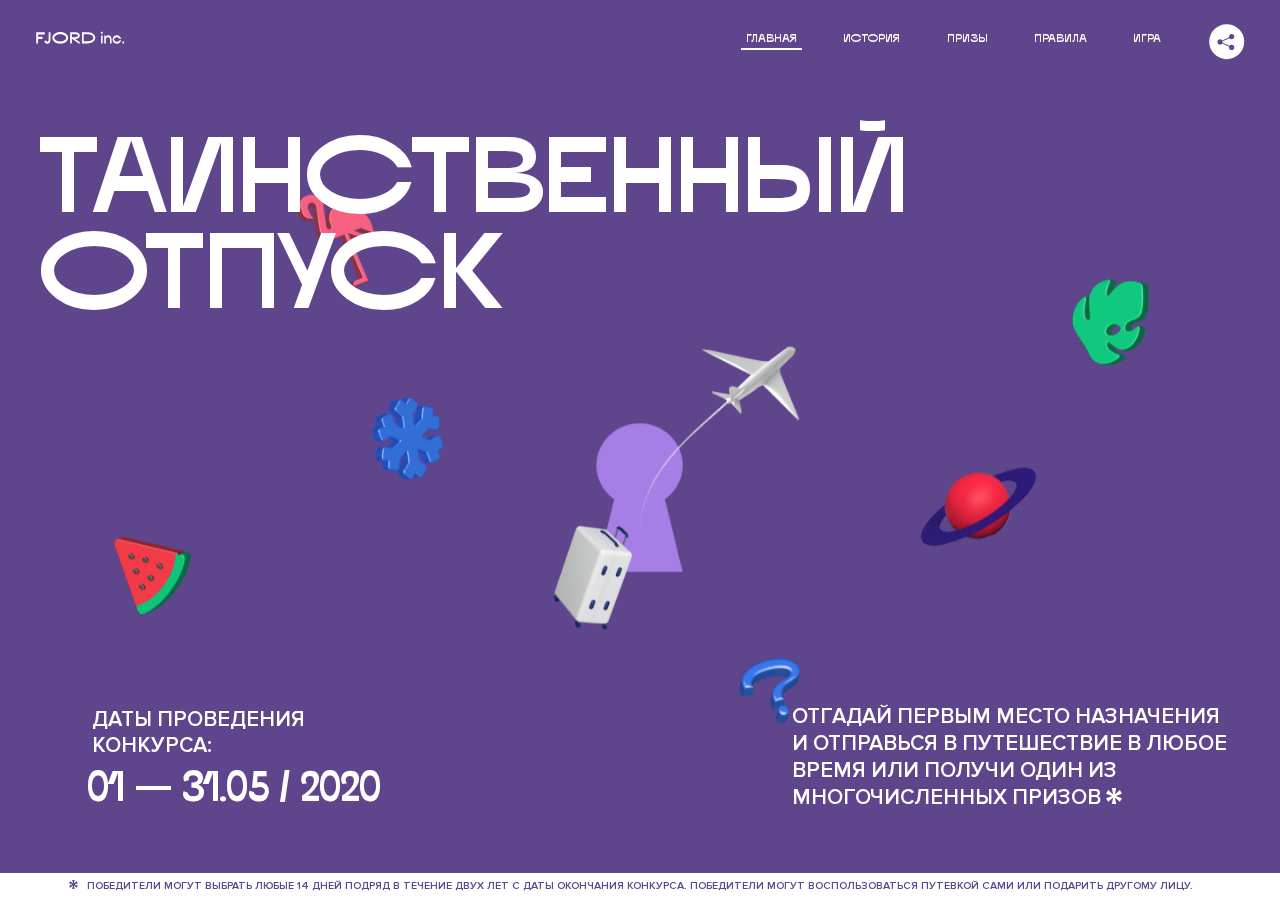
<file: 1/index.html>
<!DOCTYPE html>
<html lang="ru">
<head>
  <meta charset="UTF-8">
  <meta name="description" content="">
  <meta name="viewport" content="width=device-width, initial-scale=1.0">
  <meta http-equiv="X-UA-Compatible" content="ie=edge">
  <title>Mysterious Vacation</title>
<link href="css/style.min.css" rel="stylesheet">  <base href="https://htmlacademy-animation.github.io/2140263-magic-vacation-1/1/">
</head>
<body>

  <header class="page-header js-header">
    <div class="page-header__wrapper">
      <a href="#" class="page-header__logo" aria-label="Перейти на страницу FJORD.Inc">
        <svg width="100" height="15" viewBox="0 0 100 15" fill="none" xmlns="http://www.w3.org/2000/svg">
          <path d="M0.26 1.4V14H2.276V8.906H7.334V6.44H2.276V3.848H9.872V1.4H0.26ZM12.733 14.36C15.127 14.36 16.243 12.65 16.243 9.5V1.4H14.263V8.96C14.263 11.21 13.723 11.876 12.733 11.876C11.833 11.876 11.473 11.3 11.347 10.58L9.36702 10.94C9.63702 13.046 10.663 14.36 12.733 14.36ZM18.3918 7.7C18.3918 11.372 22.3878 14.36 27.3198 14.36C32.2518 14.36 36.2478 11.372 36.2478 7.7C36.2478 4.028 32.2518 1.04 27.3198 1.04C22.3878 1.04 18.3918 4.028 18.3918 7.7ZM20.6058 7.7C20.6058 5.378 23.6118 3.524 27.3198 3.524C30.9918 3.524 33.9798 5.378 33.9798 7.7C33.9798 10.004 30.9918 11.858 27.3198 11.858C23.6118 11.858 20.6058 10.004 20.6058 7.7ZM40.403 14V8.906H40.799L49.079 14.702V12.38L44.039 8.906H44.201C47.999 8.906 49.277 7.304 49.277 5.162C49.277 3.092 47.999 1.4 44.201 1.4H38.387V14H40.403ZM43.535 3.722C45.785 3.722 47.045 4.136 47.045 5.432C47.045 6.764 45.785 7.034 43.535 7.034H40.403V3.722H43.535ZM51.6936 1.382V14H57.8676C62.7456 14 66.7236 11.534 66.7236 7.7C66.7236 3.848 62.7456 1.382 57.8676 1.382H51.6936ZM53.7096 11.624V3.722H57.5436C61.5396 3.722 64.4916 5.018 64.4916 7.7C64.4916 10.238 61.5396 11.624 57.5436 11.624H53.7096ZM73.1832 14.018H74.9832V5H73.1832V14.018ZM72.9132 1.976C72.9132 2.57 73.3992 3.092 74.0832 3.092C74.7492 3.092 75.2352 2.57 75.2352 1.976C75.2352 1.382 74.7672 0.805999 74.0832 0.805999C73.3812 0.805999 72.9132 1.382 72.9132 1.976ZM76.7867 14H78.5687V9.104C78.7487 8.006 79.5947 6.962 81.0887 6.962C82.1147 6.962 83.2667 7.448 83.2667 9.554V14H85.0487V9.014C85.0487 6.152 83.2307 4.73 81.3587 4.73C79.9187 4.73 79.0727 5.558 78.5687 6.854V5H76.7867V14ZM90.9898 14.27C93.5098 14.27 95.3818 12.506 95.7238 10.328H94.0498C93.7258 11.3 92.6998 12.02 90.9898 12.02C88.8478 12.02 87.7678 10.922 87.7678 9.59C87.7678 8.24 88.8478 6.962 90.9898 6.962C92.7538 6.962 93.7978 7.844 94.0858 8.924H95.7418C95.4358 6.71 93.6178 4.73 90.9898 4.73C88.0918 4.73 86.1298 7.124 86.1298 9.59C86.1298 12.074 88.1278 14.27 90.9898 14.27ZM97.0693 12.938C97.0693 13.658 97.5553 14.144 98.2753 14.144C98.9953 14.144 99.4813 13.658 99.4813 12.938C99.4813 12.2 98.9953 11.714 98.2753 11.714C97.5553 11.714 97.0693 12.2 97.0693 12.938Z" fill="currentColor"></path>
        </svg>
      </a>
      <button class="page-header__toggler js-menu-toggler" type="button" aria-label="Управление мобильным меню"><span>Меню</span></button>
      <nav class="page-header__nav">
        <div class="page-header__menu js-menu" id="menu">
          <ul>
            <li>
              <a class="js-menu-link active" href="#top" data-href="top">главная</a>
            </li>
            <li>
              <a class="js-menu-link" href="#story" data-href="story">история</a>
            </li>
            <li>
              <a class="js-menu-link" href="#prizes" data-href="prizes">призы</a>
            </li>
            <li>
              <a class="js-menu-link" href="#rules" data-href="rules">правила</a>
            </li>
            <li>
              <a class="js-menu-link" href="#game" data-href="game">игра</a>
            </li>
          </ul>
        </div>
        <div class="page-header__social">
          <div class="social-block js-social-block">
            <button class="social-block__toggler" aria-label="Управлять блоком с социальными кнопками">
              <svg width="26" height="22" viewBox="0 0 27 22" fill="none" xmlns="http://www.w3.org/2000/svg">
                <path d="M19.6721 7.43664C21.6273 7.43664 23.213 5.85095 23.213 3.89566C23.213 1.94037 21.6273 0.354675 19.6721 0.354675C17.7168 0.354675 16.1311 1.94037 16.1311 3.89566C16.1311 4.19968 16.1728 4.49178 16.2458 4.77345L7.21751 8.95527C6.57519 8.05214 5.52303 7.46049 4.33078 7.46049C2.37549 7.46049 0.789795 9.04618 0.789795 11.0015C0.789795 12.9568 2.37549 14.5425 4.33078 14.5425C5.52303 14.5425 6.57668 13.9508 7.21751 13.0477L16.2458 17.2295C16.1743 17.5112 16.1311 17.8033 16.1311 18.1073C16.1311 20.0626 17.7168 21.6483 19.6721 21.6483C21.6273 21.6483 23.213 20.0626 23.213 18.1073C23.213 16.152 21.6273 14.5663 19.6721 14.5663C18.4798 14.5663 17.4262 15.158 16.7853 16.0611L7.75701 11.8793C7.82854 11.5976 7.87176 11.3055 7.87176 11.0015C7.87176 10.6974 7.83003 10.4053 7.75701 10.1237L16.7853 5.94186C17.4262 6.84499 18.4783 7.43664 19.6721 7.43664Z" fill="currentColor"></path>
              </svg>
            </button>
            <ul class="social-block__list">
              <li>
                <a class="social-block__link social-block__link--fb" href="#" aria-label="Мы на Facebook">
                  <svg width="8" height="17" viewBox="0 0 8 17" fill="none" xmlns="http://www.w3.org/2000/svg">
                    <path d="M4.24646 16.9899H1.09275L1.05793 8.49828H0V5.30707H1.05793V3.81124C1.05793 1.42084 2.57654 0 5.21735 0H7.41758V3.18585H5.30841C4.28262 3.18585 4.2478 3.48582 4.2478 4.24914V5.30707H7.42964L7.16716 8.49828H4.2478V16.9899H4.24646Z" fill="currentColor"></path>
                  </svg>
                </a>
              </li>
              <li>
                <a class="social-block__link social-block__link--insta" href="#" aria-label="Мы в Instagram">
                  <svg width="15" height="15" viewBox="0 0 15 15" fill="none" xmlns="http://www.w3.org/2000/svg">
                    <path d="M11.0197 0H4.19806C2.14246 0 0.471191 1.66993 0.471191 3.72285V10.5499C0.471191 12.6082 2.14112 14.2727 4.19806 14.2727H11.0197C13.0753 14.2727 14.7466 12.6082 14.7466 10.5499V3.72285C14.7466 1.67127 13.0753 0 11.0197 0ZM11.0197 12.4849H4.19806C3.13076 12.4849 2.26432 11.6158 2.26432 10.5512V3.72419C2.26432 2.65956 3.13076 1.79715 4.19806 1.79715H11.0197C12.087 1.79715 12.9535 2.6609 12.9535 3.72419V10.5512C12.9535 11.6145 12.087 12.4849 11.0197 12.4849Z" fill="currentColor"></path>
                    <path d="M7.60887 3.11084C5.38989 3.11084 3.58203 4.9187 3.58203 7.14036C3.58203 9.35532 5.38989 11.1645 7.60887 11.1645C9.83053 11.1645 11.6357 9.35666 11.6357 7.14036C11.6357 4.9187 9.83053 3.11084 7.60887 3.11084ZM7.60887 9.36871C6.37551 9.36871 5.37784 8.37372 5.37784 7.14036C5.37784 5.90699 6.37551 4.90665 7.60887 4.90665C8.83822 4.90665 9.84259 5.90833 9.84259 7.14036C9.84392 8.37238 8.83822 9.36871 7.60887 9.36871Z" fill="currentColor"></path>
                    <path d="M11.3573 2.35962C10.8256 2.35962 10.3931 2.79752 10.3931 3.32381C10.3931 3.85546 10.8256 4.29336 11.3573 4.29336C11.8862 4.29336 12.3215 3.85546 12.3215 3.32381C12.3215 2.79752 11.8862 2.35962 11.3573 2.35962Z" fill="currentColor"></path>
                  </svg>
                </a>
              </li>
              <li>
                <a class="social-block__link social-block__link--vk" href="#" aria-label="Мы ВКонтакте">
                  <svg width="17" height="10" viewBox="0 0 17 10" fill="none" xmlns="http://www.w3.org/2000/svg">
                    <path d="M14.1234 4.9002C14.1234 4.9002 16.3623 1.72708 16.5866 0.680242C16.6595 0.312285 16.4947 0.103188 16.1069 0.103188C16.1069 0.103188 14.8193 0.103188 14.168 0.103188C13.7235 0.103188 13.5587 0.293278 13.4235 0.579768C13.4235 0.579768 12.3724 2.82553 11.0969 4.24712C10.6861 4.70333 10.4781 4.84318 10.2511 4.84318C10.0646 4.84318 9.98625 4.6911 9.98625 4.27834V0.649016C9.98625 0.147997 9.92545 0.00135496 9.5066 0.00135496H6.39628C6.15578 0.00135496 6.0085 0.134417 6.0085 0.324506C6.0085 0.801084 6.73406 0.908351 6.73406 2.20231V4.87305C6.73406 5.40529 6.70569 5.61575 6.45303 5.61575C5.78016 5.61575 4.19528 3.30618 3.30623 0.678887C3.12923 0.145282 2.93737 0 2.43475 0H0.486409C0.205373 0 0 0.190085 0 0.476576C0 0.991172 0.60666 3.40801 2.99277 6.64358C4.59927 8.8201 6.70569 10 8.60269 10C9.76196 10 10.0416 9.80312 10.0416 9.31432V7.63883C10.0416 7.22607 10.2065 7.04956 10.4429 7.04956C10.7078 7.04956 11.1847 7.13238 12.2805 8.22268C13.5843 9.47862 13.6762 10 14.3896 10H16.5676C16.7919 10 17 9.89273 17 9.52342C17 9.02919 16.3623 8.15343 15.384 7.10659C14.9801 6.56755 14.3302 5.98914 14.1248 5.72301C13.8275 5.40801 13.9154 5.23014 14.1234 4.9002Z" fill="currentColor"></path>
                  </svg>
                </a>
              </li>
            </ul>
          </div>
        </div>
      </nav>
    </div>
  </header>

  <main class="page-content">

    <section class="animation-screen"></section>

    <section class="screen screen--hidden screen--intro" id="top">
      <div class="screen__wrapper">
        <div class="intro">
          <h1 class="intro__title">Таинственный отпуск</h1>
          <div class="intro__content">
            <div class="intro__info">
              <p class="intro__label">Даты проведения конкурса:</p>
              <p class="intro__date">01 — 31.05 / 2020</p>
            </div>
            <div class="intro__message">
              <p>
                Отгадай первым место назначения и&nbsp;отправься в&nbsp;путешествие в&nbsp;любое время или получи один из многочисленных призов
                <svg width="16" height="16" viewBox="0 0 10 10" fill="none" xmlns="http://www.w3.org/2000/svg">
                  <path d="M0 6.35337L3.90271 4.99012L0 3.64663L1.34615 1.32374L4.44287 4.01073L3.67364 0H6.34615L5.57692 4.01073L8.65385 1.32374L10 3.64663L6.13405 4.99012L10 6.35337L8.65385 8.65651L5.57692 5.98927L6.34615 10H3.67364L4.44287 5.96952L1.34615 8.65651L0 6.35337Z" fill="currentColor"></path>
                </svg>
              </p>
            </div>
          </div>
        </div>
      </div>
      <div class="screen__footer js-footer">
        <button class="screen__footer-enlarge js-footer-toggler" type="button" aria-label="Показать сообщение">
          <svg width="10" height="10" viewBox="0 0 10 10" fill="none" xmlns="http://www.w3.org/2000/svg">
            <path d="M0 6.35337L3.90271 4.99012L0 3.64663L1.34615 1.32374L4.44287 4.01073L3.67364 0H6.34615L5.57692 4.01073L8.65385 1.32374L10 3.64663L6.13405 4.99012L10 6.35337L8.65385 8.65651L5.57692 5.98927L6.34615 10H3.67364L4.44287 5.96952L1.34615 8.65651L0 6.35337Z" fill="currentColor"></path>
          </svg>
        </button>
        <button class="screen__footer-collapse js-footer-toggler" type="button" aria-label="Скрыть сообщение">
          <svg width="13" height="13" viewBox="0 0 13 13" fill="none" xmlns="http://www.w3.org/2000/svg">
            <line x1="12.3536" y1="0.353553" x2="0.738349" y2="11.9688" stroke="currentColor"></line>
            <line x1="0.738319" y1="0.539925" x2="12.3535" y2="12.1551" stroke="currentColor"></line>
          </svg>
        </button>
        <div class="screen__footer-wrapper">
          <div class="screen__footer-announce">
            <p class="screen__footer-label">Даты проведения конкурса:</p>
            <p class="screen__footer-date">01 — 31.05 / 2020</p>
          </div>
          <div class="screen__footer-note">
            <p>
              <svg width="10" height="10" viewBox="0 0 10 10" fill="none" xmlns="http://www.w3.org/2000/svg">
                <path d="M0 6.35337L3.90271 4.99012L0 3.64663L1.34615 1.32374L4.44287 4.01073L3.67364 0H6.34615L5.57692 4.01073L8.65385 1.32374L10 3.64663L6.13405 4.99012L10 6.35337L8.65385 8.65651L5.57692 5.98927L6.34615 10H3.67364L4.44287 5.96952L1.34615 8.65651L0 6.35337Z" fill="currentColor"></path>
              </svg>
              <span>Победители могут выбрать любые 14 дней подряд в&nbsp;течение двух лет с&nbsp;даты окончания конкурса. Победители могут воспользоваться путевкой сами или подарить другому лицу.</span>
            </p>
          </div>
        </div>
      </div>
    </section>

    <section class="screen screen--hidden screen--story" id="story">

      <div class="slider swiper-container js-slider">

        <div class="swiper-wrapper">

          <div class="slider__item swiper-slide">
            <h2 class="slider__item-title">История</h2>
            <p class="slider__item-text">Джеймс Таргет был основателем компании &laquo;Fjord Inc.&raquo;. С&nbsp;1965 года &laquo;Fjord Inc.&raquo; прославилась надёжными и&nbsp;удобными чемоданами и&nbsp;аксессуарами для туристов.</p>
          </div>

          <div class="slider__item swiper-slide">
            <p class="slider__item-text">Когда Джеймсу было 7&nbsp;лет, в&nbsp;их&nbsp;доме гостил дядюшка и&nbsp;развлекал детей рассказами о&nbsp;своей поездке в&nbsp;место, показавшееся малышу Таргету невероятным. Тогда Джеймс решил, что однажды посетит его, но&nbsp;не&nbsp;будет рассказывать о&nbsp;мечте, пока не&nbsp;осуществит.</p>
          </div>

          <div class="slider__item swiper-slide">
            <p class="slider__item-text">Джеймс Таргет стал увлеченным путешественником. Он&nbsp;посетил 5&nbsp;континентов, 126&nbsp;стран.</p>
          </div>

          <div class="slider__item swiper-slide">
            <p class="slider__item-text">Он&nbsp;сплавлялся по&nbsp;Амазонке и&nbsp;погружался в&nbsp;пещеры Франции, медитировал в&nbsp;горах Тибета и&nbsp;пожимал руку вождя племени Акугауа.</p>
          </div>

          <div class="slider__item swiper-slide">
            <p class="slider__item-text">Из&nbsp;своих поездок Джеймс Таргет привозил идеи, как сделать свои чемоданы &laquo;Fjord Inc.&raquo; удобными и&nbsp;приспособленными к&nbsp;разным дорожным условиям.</p>
          </div>

          <div class="slider__item swiper-slide">
            <p class="slider__item-text">Всё это время Джеймс не&nbsp;оставлял идею поездки своей мечты. Однако, как только он&nbsp;брался за&nbsp;планирование, возникали препятствия, не&nbsp;позволяющие отправиться туда.</p>
          </div>

          <div class="slider__item swiper-slide">
            <p class="slider__item-text">В&nbsp;возрасте 67&nbsp;лет Джеймс Таргет попал под лавину и&nbsp;погиб. В&nbsp;своём завещании он&nbsp;поручил отправить в&nbsp;заветное путешествие трёх смельчаков, единых с&nbsp;ним духом.</p>
          </div>

          <div class="slider__item swiper-slide">
            <p class="slider__item-text">Тех, кто сможет узнать таинственное место, задавая вопросы специально обученному ИИ&nbsp;&laquo;Соне&raquo;, ждет фантастическое путешествие.</p>
          </div>
        </div>
        <div class="slider__controls">
          <button class="slider__control slider__control--prev js-control-prev" type="button" aria-label="Показать предыдущую историю">
            <svg width="12" height="22" viewBox="0 0 12 22" fill="none" xmlns="http://www.w3.org/2000/svg">
              <path d="M11 1L1 11L11 21" stroke="currentColor" stroke-width="2" stroke-linejoin="round"></path>
            </svg>
          </button>
          <button class="slider__control slider__control--next js-control-next" type="button" aria-label="Показать следующую историю">
            <svg width="12" height="22" viewBox="0 0 12 22" fill="none" xmlns="http://www.w3.org/2000/svg">
              <path d="M1 1L11 11L1 21" stroke="currentColor" stroke-width="2" stroke-linejoin="round"></path>
            </svg>
          </button>
        </div>
        <div class="slider__pagination swiper-pagination"></div>
      </div>
    </section>

    <section class="screen screen--hidden screen--prizes" id="prizes">
      <div class="screen__wrapper">
        <div class="prizes">
          <h2 class="prizes__title">ПРизы</h2>
          <div class="prizes__lead">
            <p>Найди ответ и&nbsp;получи один из&nbsp;призов:</p>
          </div>
          <ul class="prizes__list">
            <li class="prizes__item prizes__item--journeys">
              <div class="prizes__icon">
                <picture>
                  <source srcset="img/prize1-mob.svg" media="(orientation: portrait)">
                  <img src="img/prize1.svg" alt="">
                </picture>
              </div>
              <p class="prizes__desc">
                <b>3</b>
                <span>загадочных путешествия</span>
              </p>
            </li>
            <li class="prizes__item prizes__item--cases">
              <div class="prizes__icon">
                <picture>
                  <source srcset="img/prize2-mob.svg" media="(orientation: portrait)">
                  <img src="img/prize2.svg" alt="">
                </picture>
              </div>
              <p class="prizes__desc">
                <b>7</b>
                <span>надежных чемоданов</span>
              </p>
            </li>
            <li class="prizes__item prizes__item--codes">
              <div class="prizes__icon">
                <picture>
                  <source srcset="img/prize3-mob.svg" media="(orientation: portrait)">
                  <img src="img/prize3.svg" alt="">
                </picture>
              </div>
              <p class="prizes__desc">
                <b>900</b>
                <span>
                  промокодов на&nbsp;скидку 15%
                  <svg width="10" height="10" viewBox="0 0 10 10" fill="none" xmlns="http://www.w3.org/2000/svg">
                    <path d="M0 6.35337L3.90271 4.99012L0 3.64663L1.34615 1.32374L4.44287 4.01073L3.67364 0H6.34615L5.57692 4.01073L8.65385 1.32374L10 3.64663L6.13405 4.99012L10 6.35337L8.65385 8.65651L5.57692 5.98927L6.34615 10H3.67364L4.44287 5.96952L1.34615 8.65651L0 6.35337Z" fill="currentColor"></path>
                  </svg>
                </span>
              </p>
            </li>
          </ul>
        </div>
      </div>
      <div class="screen__footer js-footer">
        <button class="screen__footer-enlarge js-footer-toggler" type="button" aria-label="Показать сообщение">
          <svg width="10" height="10" viewBox="0 0 10 10" fill="none" xmlns="http://www.w3.org/2000/svg">
            <path d="M0 6.35337L3.90271 4.99012L0 3.64663L1.34615 1.32374L4.44287 4.01073L3.67364 0H6.34615L5.57692 4.01073L8.65385 1.32374L10 3.64663L6.13405 4.99012L10 6.35337L8.65385 8.65651L5.57692 5.98927L6.34615 10H3.67364L4.44287 5.96952L1.34615 8.65651L0 6.35337Z" fill="currentColor"></path>
          </svg>
        </button>
        <button class="screen__footer-collapse js-footer-toggler" type="button" aria-label="Скрыть сообщение">
          <svg width="13" height="13" viewBox="0 0 13 13" fill="none" xmlns="http://www.w3.org/2000/svg">
            <line x1="12.3536" y1="0.353553" x2="0.738349" y2="11.9688" stroke="currentColor"></line>
            <line x1="0.738319" y1="0.539925" x2="12.3535" y2="12.1551" stroke="currentColor"></line>
          </svg>
        </button>
        <div class="screen__footer-wrapper">
          <div class="screen__footer-announce">
            <p class="screen__footer-label">Даты проведения конкурса:</p>
            <p class="screen__footer-date">01 — 31.05 / 2020</p>
          </div>
          <div class="screen__footer-note">
            <p>
              <svg width="10" height="10" viewBox="0 0 10 10" fill="none" xmlns="http://www.w3.org/2000/svg">
                <path d="M0 6.35337L3.90271 4.99012L0 3.64663L1.34615 1.32374L4.44287 4.01073L3.67364 0H6.34615L5.57692 4.01073L8.65385 1.32374L10 3.64663L6.13405 4.99012L10 6.35337L8.65385 8.65651L5.57692 5.98927L6.34615 10H3.67364L4.44287 5.96952L1.34615 8.65651L0 6.35337Z" fill="currentColor"></path>
              </svg>
              <span>Скидка&nbsp;15% на&nbsp;единоразовое приобретение путёвки с&nbsp;1&nbsp;июня 2020 по&nbsp;31&nbsp;мая 2022&nbsp;года. Суммируется с&nbsp;другими акциями</span>
            </p>
          </div>
        </div>
      </div>
    </section>

    <section class="screen screen--hidden screen--rules" id="rules">
      <div class="screen__wrapper">
        <div class="rules">
          <h2 class="rules__title">Правила</h2>
          <div class="rules__lead">
            <p>Для того чтобы получить наследство Джеймса Таргета, тебе нужно выведать у&nbsp;&laquo;Сони&raquo;, куда предстоит отправиться тебе в&nbsp;случае победы</p>
          </div>
          <ol class="rules__list">
            <li class="rules__item">
              <p>Тебе отводится <br>5&nbsp;минут</p>
            </li>
            <li class="rules__item">
              <p>Задавай любые вопросы в&nbsp;текстовом поле</p>
            </li>
            <li class="rules__item">
              <p>Нажимай кнопку &laquo;Узнать&raquo;, чтобы получить ответ</p>
            </li>
            <li class="rules__item">
              <p>&laquo;Соня&raquo; может отвечать только&nbsp;Да или Нет</p>
            </li>
          </ol>
          <a href="#game" class="rules__link btn">Погнали!</a>
        </div>
      </div>
      <div class="screen__disclaimer">
        <div class="disclaimer">
          <ul>
            <li>
              <a href="#">Правовая информация</a>
            </li>
            <li>
              <a href="#">Подробные правила</a>
            </li>
          </ul>
        </div>
      </div>
    </section>

    <section class="screen screen--hidden screen--game" id="game">
      <div class="screen__wrapper">
        <div class="game">
          <div class="game__header">
            <h2 class="game__title">Игра</h2>
            <div class="game__counter">
              <span>05</span>:<span>00</span>
            </div>
          </div>
          <div class="game__body">
            <div class="chat">
              <div class="chat__body js-chat">
                <ul class="chat__list" id="messages"></ul>
              </div>
              <div class="chat__footer">
                <form action="#" method="post" class="form" id="message-form">
                  <label for="message-field" class="visually-hidden">Поле для ввода вопроса</label>
                  <input type="text" class="form__field" id="message-field">
                  <button class="form__button btn">
                    Узнать
                    <svg width="18" height="19" viewBox="0 0 18 19" fill="none" xmlns="http://www.w3.org/2000/svg">
                      <path stroke="currentColor" stroke-width="2" d="M9 19V1"></path>
                      <path d="M1 9l8-8 8 8" stroke="currentColor" stroke-width="2" stroke-linejoin="round"></path>
                    </svg>
                  </button>
                </form>
              </div>
            </div>
          </div>
          <!-- временные кнопки для показа результата -->
          <div class="game__buttons">
            <button class="game__button btn js-show-result" type="button" data-target="result">Положительный результат</button>
            <button class="game__button btn js-show-result" type="button" data-target="result2">Положительный результат - 2</button>
            <button class="game__button btn js-show-result" type="button" data-target="result3">Отрицательный результат</button>
          </div>
        </div>
      </div>
    </section>

    <section class="screen screen--hidden screen--result" id="result">
      <div class="screen__wrapper">
        <div class="result result--trip">
          <div class="result__image">
            <picture>
              <source srcset="img/result1-mob.png 1x, img/result1-mob@2x.png 2x" media="(max-width: 768px) and (orientation: portrait)">
              <img src="img/result1.png" srcset="img/result1@2x.png 2x" alt="">
            </picture>
          </div>
          <h2 class="result__title">
            <span class="visually-hidden">ПОбеда!</span>
            <svg xmlns="http://www.w3.org/2000/svg" viewBox="0 0 568.85 109.24">
              <path d="M16,24.44V92H2.6V8H75V92H61.52V24.44H16Z" transform="translate(-2.1 -1.5)" fill="none" stroke="currentColor"></path>
              <path d="M148.76,5.6c32.88,0,59.52,19.92,59.52,44.4s-26.64,44.4-59.52,44.4S89.24,74.48,89.24,50,115.88,5.6,148.76,5.6Zm0,72.12c24.48,0,44.4-12.36,44.4-27.72s-19.92-27.84-44.4-27.84C124,22.16,104,34.52,104,50S124,77.72,148.76,77.72Z" transform="translate(-2.1 -1.5)" fill="none" stroke="currentColor"></path>
              <path d="M287.36,8V24.44H236v14.4h25.32c25.44,0,34,11.16,34,26.52,0,15.6-8.52,26.64-34,26.64H222.56V8h64.8ZM256.88,76.52c15.12,0,23.52-2,23.52-11.52S272,54.44,256.88,54.44H236V76.52h20.88Z" transform="translate(-2.1 -1.5)" fill="none" stroke="currentColor"></path>
              <path d="M371.47,8V24.44H320.84V41.6h33.6V58h-33.6V75.56h50.64V92H307.4V8h64.08Z" transform="translate(-2.1 -1.5)" fill="none" stroke="currentColor"></path>
              <path d="M382.39,110.24V75.56h7.44c4.56-4.68,7.8-18.36,8.76-56L399,8h48.6V75.56h10v34.68H442.87V92H397v18.24H382.39Zm51.72-34.68V24.44H411.55v3.12c-0.48,22.44-3.24,37.68-7.2,48h29.76Z" transform="translate(-2.1 -1.5)" fill="none" stroke="currentColor"></path>
              <path d="M463.75,92l28-84h27.12l28.08,84H533.47l-7.8-23.52h-37.8L480.07,92H463.75Zm56.64-40L507,11.84,493.51,52h26.88Z" transform="translate(-2.1 -1.5)" fill="none" stroke="currentColor"></path>
              <path d="M554.12,70.4L555.55,2H569l1.44,68.4H554.12Zm8.28,6.36c4.8,0,8,3.24,8,8.16a8,8,0,1,1-16.08,0C554.35,80,557.59,76.76,562.39,76.76Z" transform="translate(-2.1 -1.5)" fill="none" stroke="currentColor"></path>
            </svg>
          </h2>
          <div class="result__text">
            <p>ты&nbsp;отправляешься в&nbsp;Арктику!</p>
          </div>
          <div class="result__form">
            <form action="#" method="post" class="form form--result">
              <label for="email-field" class="form__label">зарегистрируй результат</label>
              <input type="email" class="form__field" id="email-field" placeholder="e-mail для регистации результата и получения приза" required="">
              <button class="form__button btn">
                отправить
                <svg width="18" height="19" viewBox="0 0 18 19" fill="none" xmlns="http://www.w3.org/2000/svg">
                  <path stroke="currentColor" stroke-width="2" d="M9 19V1"></path>
                  <path d="M1 9l8-8 8 8" stroke="currentColor" stroke-width="2" stroke-linejoin="round"></path>
                </svg>
              </button>
            </form>
          </div>
        </div>
      </div>
    </section>

    <section class="screen screen--hidden screen--result" id="result2">
      <div class="screen__wrapper">
        <div class="result result--prize">
          <div class="result__image">
            <picture>
              <source srcset="img/result2-mob.png 1x, img/result2-mob@2x.png 2x" media="(max-width: 768px) and (orientation: portrait)">
              <img src="img/result2.png" srcset="img/result2@2x.png 2x" alt="">
            </picture>
          </div>
          <h2 class="result__title">
            <span class="visually-hidden">ПОбеда!</span>
            <svg xmlns="http://www.w3.org/2000/svg" viewBox="0 0 568.85 109.24">
              <path d="M16,24.44V92H2.6V8H75V92H61.52V24.44H16Z" transform="translate(-2.1 -1.5)" fill="none" stroke="currentColor"></path>
              <path d="M148.76,5.6c32.88,0,59.52,19.92,59.52,44.4s-26.64,44.4-59.52,44.4S89.24,74.48,89.24,50,115.88,5.6,148.76,5.6Zm0,72.12c24.48,0,44.4-12.36,44.4-27.72s-19.92-27.84-44.4-27.84C124,22.16,104,34.52,104,50S124,77.72,148.76,77.72Z" transform="translate(-2.1 -1.5)" fill="none" stroke="currentColor"></path>
              <path d="M287.36,8V24.44H236v14.4h25.32c25.44,0,34,11.16,34,26.52,0,15.6-8.52,26.64-34,26.64H222.56V8h64.8ZM256.88,76.52c15.12,0,23.52-2,23.52-11.52S272,54.44,256.88,54.44H236V76.52h20.88Z" transform="translate(-2.1 -1.5)" fill="none" stroke="currentColor"></path>
              <path d="M371.47,8V24.44H320.84V41.6h33.6V58h-33.6V75.56h50.64V92H307.4V8h64.08Z" transform="translate(-2.1 -1.5)" fill="none" stroke="currentColor"></path>
              <path d="M382.39,110.24V75.56h7.44c4.56-4.68,7.8-18.36,8.76-56L399,8h48.6V75.56h10v34.68H442.87V92H397v18.24H382.39Zm51.72-34.68V24.44H411.55v3.12c-0.48,22.44-3.24,37.68-7.2,48h29.76Z" transform="translate(-2.1 -1.5)" fill="none" stroke="currentColor"></path>
              <path d="M463.75,92l28-84h27.12l28.08,84H533.47l-7.8-23.52h-37.8L480.07,92H463.75Zm56.64-40L507,11.84,493.51,52h26.88Z" transform="translate(-2.1 -1.5)" fill="none" stroke="currentColor"></path>
              <path d="M554.12,70.4L555.55,2H569l1.44,68.4H554.12Zm8.28,6.36c4.8,0,8,3.24,8,8.16a8,8,0,1,1-16.08,0C554.35,80,557.59,76.76,562.39,76.76Z" transform="translate(-2.1 -1.5)" fill="none" stroke="currentColor"></path>
            </svg>
          </h2>
          <div class="result__text">
            <p>чемодан &laquo;Fjord&nbsp;Inc.&raquo;&nbsp;твой</p>
          </div>
          <div class="result__form">
            <form action="#" method="post" class="form form--result">
              <label for="email-field2" class="form__label">зарегистрируй результат</label>
              <input type="email" class="form__field" id="email-field2" placeholder="e-mail для регистации результата и получения приза" required="">
              <button class="form__button btn">
                отправить
                <svg width="18" height="19" viewBox="0 0 18 19" fill="none" xmlns="http://www.w3.org/2000/svg">
                  <path stroke="currentColor" stroke-width="2" d="M9 19V1"></path>
                  <path d="M1 9l8-8 8 8" stroke="currentColor" stroke-width="2" stroke-linejoin="round"></path>
                </svg>
              </button>
            </form>
          </div>
        </div>
      </div>
    </section>

    <section class="screen screen--hidden screen--result" id="result3">
      <div class="screen__wrapper">
        <div class="result result--negative">
          <div class="result__image">
            <picture>
              <source srcset="img/result3-mob.png 1x, img/result3-mob@2x.png 2x" media="(max-width: 768px) and (orientation: portrait)">
              <img src="img/result3.png" srcset="img/result3@2x.png 2x" alt="">
            </picture>
          </div>
          <h2 class="result__title">
            <span class="visually-hidden">Не угадал!</span>
            <svg xmlns="http://www.w3.org/2000/svg" viewBox="0 0 660.77 109.24">
              <path d="M2.66,92V8H16.1V42.2H53.3V8H66.74V92H53.3V58.64H16.1V92H2.66Z" transform="translate(-2.16 -1.5)" fill="none" stroke="currentColor"></path>
              <path d="M147.62,8V24.44H97V41.6h33.6V58H97V75.56h50.64V92H83.54V8h64.08Z" transform="translate(-2.16 -1.5)" fill="none" stroke="currentColor"></path>
              <path d="M199.22,8l20.52,42.36L235.34,8h16.44l-31,84H204.38l9.48-25.92L185.78,8h13.44Z" transform="translate(-2.16 -1.5)" fill="none" stroke="currentColor"></path>
              <path d="M273.74,24.44V92H260.3V8h50.16V24.44H273.74Z" transform="translate(-2.16 -1.5)" fill="none" stroke="currentColor"></path>
              <path d="M307.1,92l28-84h27.12l28.08,84H376.82L369,68.48h-37.8L323.42,92H307.1Zm56.64-40L350.3,11.84,336.86,52h26.88Z" transform="translate(-2.16 -1.5)" fill="none" stroke="currentColor"></path>
              <path d="M396.38,110.24V75.56h7.44c4.56-4.68,7.8-18.36,8.76-56L412.94,8h48.6V75.56h10v34.68H456.86V92H411v18.24H396.38ZM448.1,75.56V24.44H425.54v3.12c-0.48,22.44-3.24,37.68-7.2,48H448.1Z" transform="translate(-2.16 -1.5)" fill="none" stroke="currentColor"></path>
              <path d="M477.74,92l28-84h27.12L560.9,92H547.46l-7.8-23.52h-37.8L494.06,92H477.74Zm56.64-40-13.44-40.2L507.5,52h26.88Z" transform="translate(-2.16 -1.5)" fill="none" stroke="currentColor"></path>
              <path d="M568.7,76.88a13.77,13.77,0,0,0,5,1c6.6,0,10.44-6.24,12-58.32L586.22,8h46.2V92H619V24.44H598.82l-0.12,3.12C597.14,81,589,94.4,573.74,94.4a28.55,28.55,0,0,1-6.72-.84Z" transform="translate(-2.16 -1.5)" fill="none" stroke="currentColor"></path>
              <path d="M646.1,70.4L647.54,2H661l1.44,68.4H646.1Zm8.28,6.36c4.8,0,8,3.24,8,8.16a8,8,0,0,1-16.08,0C646.34,80,649.58,76.76,654.38,76.76Z" transform="translate(-2.16 -1.5)" fill="none" stroke="currentColor"></path>
            </svg>
          </h2>
          <button class="result__button js-play" type="button">
            не сдавайся!
            <span>
              <svg width="27" height="22" viewBox="0 0 27 22" fill="none" xmlns="http://www.w3.org/2000/svg">
                <path d="M10.6899 1.47998C5.42992 1.47998 1.16992 5.73998 1.16992 11C1.16992 16.26 5.42992 20.52 10.6899 20.52C15.9499 20.52 20.2099 16.26 20.2099 11V7.13998" stroke="currentColor" stroke-width="2" stroke-miterlimit="10"></path>
                <path d="M15.1099 12.5099L20.1499 7.13989L25.3099 12.6299" stroke="currentColor" stroke-width="2" stroke-miterlimit="10" stroke-linejoin="round"></path>
              </svg>
            </span>
          </button>
        </div>
      </div>
    </section>

  </main>

<script src="js/script.js"></script></body>
</html>
</file>
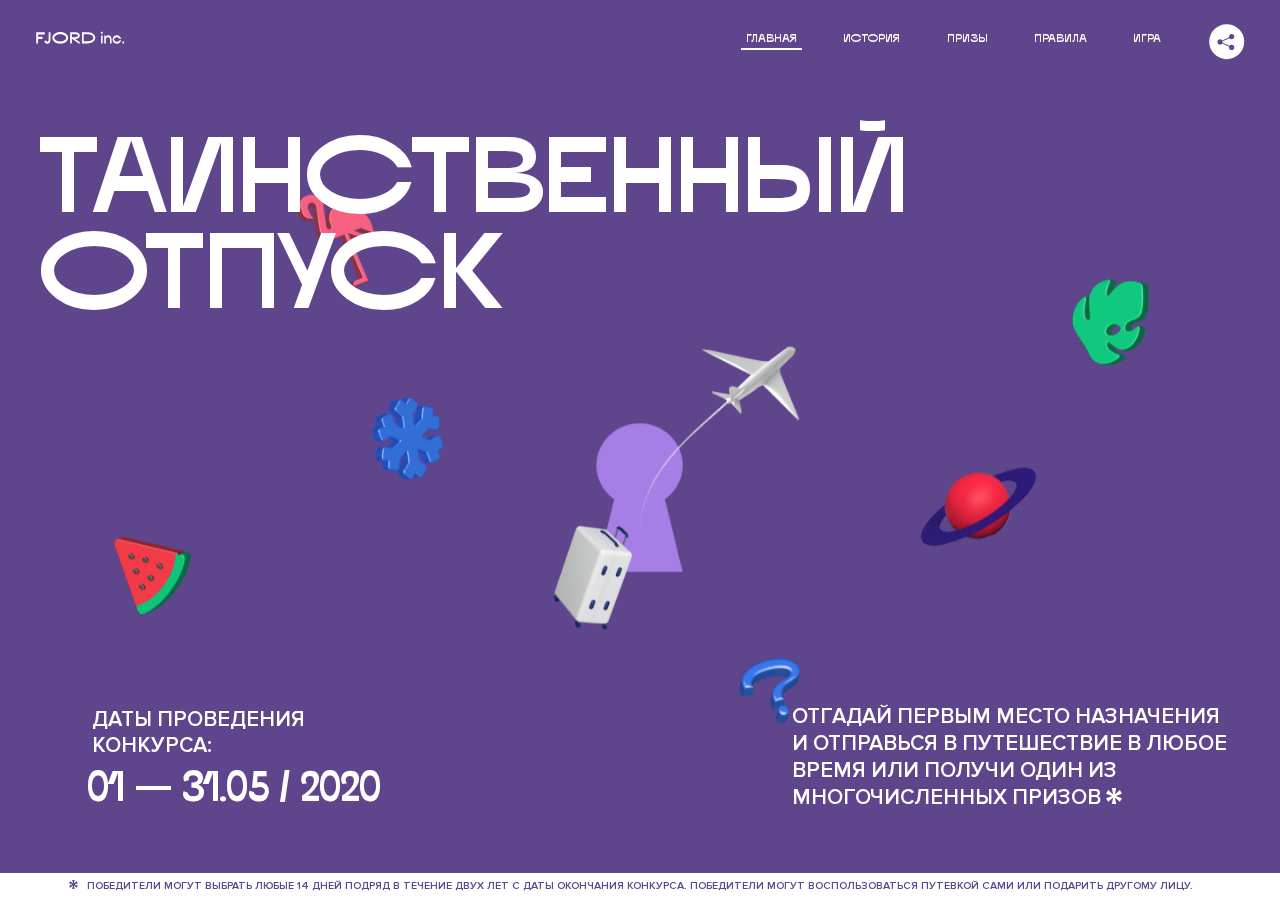
<file: 2/index.html>
<!DOCTYPE html>
<html lang="ru">
<head>
  <meta charset="UTF-8">
  <meta name="description" content="">
  <meta name="viewport" content="width=device-width, initial-scale=1.0">
  <meta http-equiv="X-UA-Compatible" content="ie=edge">
  <title>Mysterious Vacation</title>
<link href="css/style.min.css" rel="stylesheet">  <base href="https://htmlacademy-animation.github.io/2140263-magic-vacation-1/2/">
</head>
<body>

  <header class="page-header js-header">
    <div class="page-header__wrapper">
      <a href="#" class="page-header__logo" aria-label="Перейти на страницу FJORD.Inc">
        <svg width="100" height="15" viewBox="0 0 100 15" fill="none" xmlns="http://www.w3.org/2000/svg">
          <path d="M0.26 1.4V14H2.276V8.906H7.334V6.44H2.276V3.848H9.872V1.4H0.26ZM12.733 14.36C15.127 14.36 16.243 12.65 16.243 9.5V1.4H14.263V8.96C14.263 11.21 13.723 11.876 12.733 11.876C11.833 11.876 11.473 11.3 11.347 10.58L9.36702 10.94C9.63702 13.046 10.663 14.36 12.733 14.36ZM18.3918 7.7C18.3918 11.372 22.3878 14.36 27.3198 14.36C32.2518 14.36 36.2478 11.372 36.2478 7.7C36.2478 4.028 32.2518 1.04 27.3198 1.04C22.3878 1.04 18.3918 4.028 18.3918 7.7ZM20.6058 7.7C20.6058 5.378 23.6118 3.524 27.3198 3.524C30.9918 3.524 33.9798 5.378 33.9798 7.7C33.9798 10.004 30.9918 11.858 27.3198 11.858C23.6118 11.858 20.6058 10.004 20.6058 7.7ZM40.403 14V8.906H40.799L49.079 14.702V12.38L44.039 8.906H44.201C47.999 8.906 49.277 7.304 49.277 5.162C49.277 3.092 47.999 1.4 44.201 1.4H38.387V14H40.403ZM43.535 3.722C45.785 3.722 47.045 4.136 47.045 5.432C47.045 6.764 45.785 7.034 43.535 7.034H40.403V3.722H43.535ZM51.6936 1.382V14H57.8676C62.7456 14 66.7236 11.534 66.7236 7.7C66.7236 3.848 62.7456 1.382 57.8676 1.382H51.6936ZM53.7096 11.624V3.722H57.5436C61.5396 3.722 64.4916 5.018 64.4916 7.7C64.4916 10.238 61.5396 11.624 57.5436 11.624H53.7096ZM73.1832 14.018H74.9832V5H73.1832V14.018ZM72.9132 1.976C72.9132 2.57 73.3992 3.092 74.0832 3.092C74.7492 3.092 75.2352 2.57 75.2352 1.976C75.2352 1.382 74.7672 0.805999 74.0832 0.805999C73.3812 0.805999 72.9132 1.382 72.9132 1.976ZM76.7867 14H78.5687V9.104C78.7487 8.006 79.5947 6.962 81.0887 6.962C82.1147 6.962 83.2667 7.448 83.2667 9.554V14H85.0487V9.014C85.0487 6.152 83.2307 4.73 81.3587 4.73C79.9187 4.73 79.0727 5.558 78.5687 6.854V5H76.7867V14ZM90.9898 14.27C93.5098 14.27 95.3818 12.506 95.7238 10.328H94.0498C93.7258 11.3 92.6998 12.02 90.9898 12.02C88.8478 12.02 87.7678 10.922 87.7678 9.59C87.7678 8.24 88.8478 6.962 90.9898 6.962C92.7538 6.962 93.7978 7.844 94.0858 8.924H95.7418C95.4358 6.71 93.6178 4.73 90.9898 4.73C88.0918 4.73 86.1298 7.124 86.1298 9.59C86.1298 12.074 88.1278 14.27 90.9898 14.27ZM97.0693 12.938C97.0693 13.658 97.5553 14.144 98.2753 14.144C98.9953 14.144 99.4813 13.658 99.4813 12.938C99.4813 12.2 98.9953 11.714 98.2753 11.714C97.5553 11.714 97.0693 12.2 97.0693 12.938Z" fill="currentColor"></path>
        </svg>
      </a>
      <button class="page-header__toggler js-menu-toggler" type="button" aria-label="Управление мобильным меню"><span>Меню</span></button>
      <nav class="page-header__nav">
        <div class="page-header__menu js-menu" id="menu">
          <ul>
            <li>
              <a class="js-menu-link active" href="#top" data-href="top">главная</a>
            </li>
            <li>
              <a class="js-menu-link" href="#story" data-href="story">история</a>
            </li>
            <li>
              <a class="js-menu-link" href="#prizes" data-href="prizes">призы</a>
            </li>
            <li>
              <a class="js-menu-link" href="#rules" data-href="rules">правила</a>
            </li>
            <li>
              <a class="js-menu-link" href="#game" data-href="game">игра</a>
            </li>
          </ul>
        </div>
        <div class="page-header__social">
          <div class="social-block js-social-block">
            <button class="social-block__toggler" aria-label="Управлять блоком с социальными кнопками">
              <svg width="26" height="22" viewBox="0 0 27 22" fill="none" xmlns="http://www.w3.org/2000/svg">
                <path d="M19.6721 7.43664C21.6273 7.43664 23.213 5.85095 23.213 3.89566C23.213 1.94037 21.6273 0.354675 19.6721 0.354675C17.7168 0.354675 16.1311 1.94037 16.1311 3.89566C16.1311 4.19968 16.1728 4.49178 16.2458 4.77345L7.21751 8.95527C6.57519 8.05214 5.52303 7.46049 4.33078 7.46049C2.37549 7.46049 0.789795 9.04618 0.789795 11.0015C0.789795 12.9568 2.37549 14.5425 4.33078 14.5425C5.52303 14.5425 6.57668 13.9508 7.21751 13.0477L16.2458 17.2295C16.1743 17.5112 16.1311 17.8033 16.1311 18.1073C16.1311 20.0626 17.7168 21.6483 19.6721 21.6483C21.6273 21.6483 23.213 20.0626 23.213 18.1073C23.213 16.152 21.6273 14.5663 19.6721 14.5663C18.4798 14.5663 17.4262 15.158 16.7853 16.0611L7.75701 11.8793C7.82854 11.5976 7.87176 11.3055 7.87176 11.0015C7.87176 10.6974 7.83003 10.4053 7.75701 10.1237L16.7853 5.94186C17.4262 6.84499 18.4783 7.43664 19.6721 7.43664Z" fill="currentColor"></path>
              </svg>
            </button>
            <ul class="social-block__list">
              <li>
                <a class="social-block__link social-block__link--fb" href="#" aria-label="Мы на Facebook">
                  <svg width="8" height="17" viewBox="0 0 8 17" fill="none" xmlns="http://www.w3.org/2000/svg">
                    <path d="M4.24646 16.9899H1.09275L1.05793 8.49828H0V5.30707H1.05793V3.81124C1.05793 1.42084 2.57654 0 5.21735 0H7.41758V3.18585H5.30841C4.28262 3.18585 4.2478 3.48582 4.2478 4.24914V5.30707H7.42964L7.16716 8.49828H4.2478V16.9899H4.24646Z" fill="currentColor"></path>
                  </svg>
                </a>
              </li>
              <li>
                <a class="social-block__link social-block__link--insta" href="#" aria-label="Мы в Instagram">
                  <svg width="15" height="15" viewBox="0 0 15 15" fill="none" xmlns="http://www.w3.org/2000/svg">
                    <path d="M11.0197 0H4.19806C2.14246 0 0.471191 1.66993 0.471191 3.72285V10.5499C0.471191 12.6082 2.14112 14.2727 4.19806 14.2727H11.0197C13.0753 14.2727 14.7466 12.6082 14.7466 10.5499V3.72285C14.7466 1.67127 13.0753 0 11.0197 0ZM11.0197 12.4849H4.19806C3.13076 12.4849 2.26432 11.6158 2.26432 10.5512V3.72419C2.26432 2.65956 3.13076 1.79715 4.19806 1.79715H11.0197C12.087 1.79715 12.9535 2.6609 12.9535 3.72419V10.5512C12.9535 11.6145 12.087 12.4849 11.0197 12.4849Z" fill="currentColor"></path>
                    <path d="M7.60887 3.11084C5.38989 3.11084 3.58203 4.9187 3.58203 7.14036C3.58203 9.35532 5.38989 11.1645 7.60887 11.1645C9.83053 11.1645 11.6357 9.35666 11.6357 7.14036C11.6357 4.9187 9.83053 3.11084 7.60887 3.11084ZM7.60887 9.36871C6.37551 9.36871 5.37784 8.37372 5.37784 7.14036C5.37784 5.90699 6.37551 4.90665 7.60887 4.90665C8.83822 4.90665 9.84259 5.90833 9.84259 7.14036C9.84392 8.37238 8.83822 9.36871 7.60887 9.36871Z" fill="currentColor"></path>
                    <path d="M11.3573 2.35962C10.8256 2.35962 10.3931 2.79752 10.3931 3.32381C10.3931 3.85546 10.8256 4.29336 11.3573 4.29336C11.8862 4.29336 12.3215 3.85546 12.3215 3.32381C12.3215 2.79752 11.8862 2.35962 11.3573 2.35962Z" fill="currentColor"></path>
                  </svg>
                </a>
              </li>
              <li>
                <a class="social-block__link social-block__link--vk" href="#" aria-label="Мы ВКонтакте">
                  <svg width="17" height="10" viewBox="0 0 17 10" fill="none" xmlns="http://www.w3.org/2000/svg">
                    <path d="M14.1234 4.9002C14.1234 4.9002 16.3623 1.72708 16.5866 0.680242C16.6595 0.312285 16.4947 0.103188 16.1069 0.103188C16.1069 0.103188 14.8193 0.103188 14.168 0.103188C13.7235 0.103188 13.5587 0.293278 13.4235 0.579768C13.4235 0.579768 12.3724 2.82553 11.0969 4.24712C10.6861 4.70333 10.4781 4.84318 10.2511 4.84318C10.0646 4.84318 9.98625 4.6911 9.98625 4.27834V0.649016C9.98625 0.147997 9.92545 0.00135496 9.5066 0.00135496H6.39628C6.15578 0.00135496 6.0085 0.134417 6.0085 0.324506C6.0085 0.801084 6.73406 0.908351 6.73406 2.20231V4.87305C6.73406 5.40529 6.70569 5.61575 6.45303 5.61575C5.78016 5.61575 4.19528 3.30618 3.30623 0.678887C3.12923 0.145282 2.93737 0 2.43475 0H0.486409C0.205373 0 0 0.190085 0 0.476576C0 0.991172 0.60666 3.40801 2.99277 6.64358C4.59927 8.8201 6.70569 10 8.60269 10C9.76196 10 10.0416 9.80312 10.0416 9.31432V7.63883C10.0416 7.22607 10.2065 7.04956 10.4429 7.04956C10.7078 7.04956 11.1847 7.13238 12.2805 8.22268C13.5843 9.47862 13.6762 10 14.3896 10H16.5676C16.7919 10 17 9.89273 17 9.52342C17 9.02919 16.3623 8.15343 15.384 7.10659C14.9801 6.56755 14.3302 5.98914 14.1248 5.72301C13.8275 5.40801 13.9154 5.23014 14.1234 4.9002Z" fill="currentColor"></path>
                  </svg>
                </a>
              </li>
            </ul>
          </div>
        </div>
      </nav>
    </div>
  </header>

  <main class="page-content">

    <section class="animation-screen"></section>

    <section class="screen screen--hidden screen--intro" id="top">
      <div class="screen__wrapper">
        <div class="intro">
          <h1 class="intro__title">Таинственный отпуск</h1>
          <div class="intro__content">
            <div class="intro__info">
              <p class="intro__label">Даты проведения конкурса:</p>
              <p class="intro__date">01 — 31.05 / 2020</p>
            </div>
            <div class="intro__message">
              <p>
                Отгадай первым место назначения и&nbsp;отправься в&nbsp;путешествие в&nbsp;любое время или получи один из многочисленных призов
                <svg width="16" height="16" viewBox="0 0 10 10" fill="none" xmlns="http://www.w3.org/2000/svg">
                  <path d="M0 6.35337L3.90271 4.99012L0 3.64663L1.34615 1.32374L4.44287 4.01073L3.67364 0H6.34615L5.57692 4.01073L8.65385 1.32374L10 3.64663L6.13405 4.99012L10 6.35337L8.65385 8.65651L5.57692 5.98927L6.34615 10H3.67364L4.44287 5.96952L1.34615 8.65651L0 6.35337Z" fill="currentColor"></path>
                </svg>
              </p>
            </div>
          </div>
        </div>
      </div>
      <div class="screen__footer js-footer">
        <button class="screen__footer-enlarge js-footer-toggler" type="button" aria-label="Показать сообщение">
          <svg width="10" height="10" viewBox="0 0 10 10" fill="none" xmlns="http://www.w3.org/2000/svg">
            <path d="M0 6.35337L3.90271 4.99012L0 3.64663L1.34615 1.32374L4.44287 4.01073L3.67364 0H6.34615L5.57692 4.01073L8.65385 1.32374L10 3.64663L6.13405 4.99012L10 6.35337L8.65385 8.65651L5.57692 5.98927L6.34615 10H3.67364L4.44287 5.96952L1.34615 8.65651L0 6.35337Z" fill="currentColor"></path>
          </svg>
        </button>
        <button class="screen__footer-collapse js-footer-toggler" type="button" aria-label="Скрыть сообщение">
          <svg width="13" height="13" viewBox="0 0 13 13" fill="none" xmlns="http://www.w3.org/2000/svg">
            <line x1="12.3536" y1="0.353553" x2="0.738349" y2="11.9688" stroke="currentColor"></line>
            <line x1="0.738319" y1="0.539925" x2="12.3535" y2="12.1551" stroke="currentColor"></line>
          </svg>
        </button>
        <div class="screen__footer-wrapper">
          <div class="screen__footer-announce">
            <p class="screen__footer-label">Даты проведения конкурса:</p>
            <p class="screen__footer-date">01 — 31.05 / 2020</p>
          </div>
          <div class="screen__footer-note">
            <p>
              <svg width="10" height="10" viewBox="0 0 10 10" fill="none" xmlns="http://www.w3.org/2000/svg">
                <path d="M0 6.35337L3.90271 4.99012L0 3.64663L1.34615 1.32374L4.44287 4.01073L3.67364 0H6.34615L5.57692 4.01073L8.65385 1.32374L10 3.64663L6.13405 4.99012L10 6.35337L8.65385 8.65651L5.57692 5.98927L6.34615 10H3.67364L4.44287 5.96952L1.34615 8.65651L0 6.35337Z" fill="currentColor"></path>
              </svg>
              <span>Победители могут выбрать любые 14 дней подряд в&nbsp;течение двух лет с&nbsp;даты окончания конкурса. Победители могут воспользоваться путевкой сами или подарить другому лицу.</span>
            </p>
          </div>
        </div>
      </div>
    </section>

    <section class="screen screen--hidden screen--story" id="story">

      <div class="slider swiper-container js-slider">

        <div class="swiper-wrapper">

          <div class="slider__item swiper-slide">
            <h2 class="slider__item-title">История</h2>
            <p class="slider__item-text">Джеймс Таргет был основателем компании &laquo;Fjord Inc.&raquo;. С&nbsp;1965 года &laquo;Fjord Inc.&raquo; прославилась надёжными и&nbsp;удобными чемоданами и&nbsp;аксессуарами для туристов.</p>
          </div>

          <div class="slider__item swiper-slide">
            <p class="slider__item-text">Когда Джеймсу было 7&nbsp;лет, в&nbsp;их&nbsp;доме гостил дядюшка и&nbsp;развлекал детей рассказами о&nbsp;своей поездке в&nbsp;место, показавшееся малышу Таргету невероятным. Тогда Джеймс решил, что однажды посетит его, но&nbsp;не&nbsp;будет рассказывать о&nbsp;мечте, пока не&nbsp;осуществит.</p>
          </div>

          <div class="slider__item swiper-slide">
            <p class="slider__item-text">Джеймс Таргет стал увлеченным путешественником. Он&nbsp;посетил 5&nbsp;континентов, 126&nbsp;стран.</p>
          </div>

          <div class="slider__item swiper-slide">
            <p class="slider__item-text">Он&nbsp;сплавлялся по&nbsp;Амазонке и&nbsp;погружался в&nbsp;пещеры Франции, медитировал в&nbsp;горах Тибета и&nbsp;пожимал руку вождя племени Акугауа.</p>
          </div>

          <div class="slider__item swiper-slide">
            <p class="slider__item-text">Из&nbsp;своих поездок Джеймс Таргет привозил идеи, как сделать свои чемоданы &laquo;Fjord Inc.&raquo; удобными и&nbsp;приспособленными к&nbsp;разным дорожным условиям.</p>
          </div>

          <div class="slider__item swiper-slide">
            <p class="slider__item-text">Всё это время Джеймс не&nbsp;оставлял идею поездки своей мечты. Однако, как только он&nbsp;брался за&nbsp;планирование, возникали препятствия, не&nbsp;позволяющие отправиться туда.</p>
          </div>

          <div class="slider__item swiper-slide">
            <p class="slider__item-text">В&nbsp;возрасте 67&nbsp;лет Джеймс Таргет попал под лавину и&nbsp;погиб. В&nbsp;своём завещании он&nbsp;поручил отправить в&nbsp;заветное путешествие трёх смельчаков, единых с&nbsp;ним духом.</p>
          </div>

          <div class="slider__item swiper-slide">
            <p class="slider__item-text">Тех, кто сможет узнать таинственное место, задавая вопросы специально обученному ИИ&nbsp;&laquo;Соне&raquo;, ждет фантастическое путешествие.</p>
          </div>
        </div>
        <div class="slider__controls">
          <button class="slider__control slider__control--prev js-control-prev" type="button" aria-label="Показать предыдущую историю">
            <svg width="12" height="22" viewBox="0 0 12 22" fill="none" xmlns="http://www.w3.org/2000/svg">
              <path d="M11 1L1 11L11 21" stroke="currentColor" stroke-width="2" stroke-linejoin="round"></path>
            </svg>
          </button>
          <button class="slider__control slider__control--next js-control-next" type="button" aria-label="Показать следующую историю">
            <svg width="12" height="22" viewBox="0 0 12 22" fill="none" xmlns="http://www.w3.org/2000/svg">
              <path d="M1 1L11 11L1 21" stroke="currentColor" stroke-width="2" stroke-linejoin="round"></path>
            </svg>
          </button>
        </div>
        <div class="slider__pagination swiper-pagination"></div>
      </div>
    </section>

    <section class="screen screen--hidden screen--prizes" id="prizes">
      <div class="screen__wrapper">
        <div class="prizes">
          <h2 class="prizes__title">ПРизы</h2>
          <div class="prizes__lead">
            <p>Найди ответ и&nbsp;получи один из&nbsp;призов:</p>
          </div>
          <ul class="prizes__list">
            <li class="prizes__item prizes__item--journeys">
              <div class="prizes__icon">
                <picture>
                  <source srcset="img/prize1-mob.svg" media="(orientation: portrait)">
                  <img src="img/prize1.svg" alt="">
                </picture>
              </div>
              <p class="prizes__desc">
                <b>3</b>
                <span>загадочных путешествия</span>
              </p>
            </li>
            <li class="prizes__item prizes__item--cases">
              <div class="prizes__icon">
                <picture>
                  <source srcset="img/prize2-mob.svg" media="(orientation: portrait)">
                  <img src="img/prize2.svg" alt="">
                </picture>
              </div>
              <p class="prizes__desc">
                <b>7</b>
                <span>надежных чемоданов</span>
              </p>
            </li>
            <li class="prizes__item prizes__item--codes">
              <div class="prizes__icon">
                <picture>
                  <source srcset="img/prize3-mob.svg" media="(orientation: portrait)">
                  <img src="img/prize3.svg" alt="">
                </picture>
              </div>
              <p class="prizes__desc">
                <b>900</b>
                <span>
                  промокодов на&nbsp;скидку 15%
                  <svg width="10" height="10" viewBox="0 0 10 10" fill="none" xmlns="http://www.w3.org/2000/svg">
                    <path d="M0 6.35337L3.90271 4.99012L0 3.64663L1.34615 1.32374L4.44287 4.01073L3.67364 0H6.34615L5.57692 4.01073L8.65385 1.32374L10 3.64663L6.13405 4.99012L10 6.35337L8.65385 8.65651L5.57692 5.98927L6.34615 10H3.67364L4.44287 5.96952L1.34615 8.65651L0 6.35337Z" fill="currentColor"></path>
                  </svg>
                </span>
              </p>
            </li>
          </ul>
        </div>
      </div>
      <div class="screen__footer js-footer">
        <button class="screen__footer-enlarge js-footer-toggler" type="button" aria-label="Показать сообщение">
          <svg width="10" height="10" viewBox="0 0 10 10" fill="none" xmlns="http://www.w3.org/2000/svg">
            <path d="M0 6.35337L3.90271 4.99012L0 3.64663L1.34615 1.32374L4.44287 4.01073L3.67364 0H6.34615L5.57692 4.01073L8.65385 1.32374L10 3.64663L6.13405 4.99012L10 6.35337L8.65385 8.65651L5.57692 5.98927L6.34615 10H3.67364L4.44287 5.96952L1.34615 8.65651L0 6.35337Z" fill="currentColor"></path>
          </svg>
        </button>
        <button class="screen__footer-collapse js-footer-toggler" type="button" aria-label="Скрыть сообщение">
          <svg width="13" height="13" viewBox="0 0 13 13" fill="none" xmlns="http://www.w3.org/2000/svg">
            <line x1="12.3536" y1="0.353553" x2="0.738349" y2="11.9688" stroke="currentColor"></line>
            <line x1="0.738319" y1="0.539925" x2="12.3535" y2="12.1551" stroke="currentColor"></line>
          </svg>
        </button>
        <div class="screen__footer-wrapper">
          <div class="screen__footer-announce">
            <p class="screen__footer-label">Даты проведения конкурса:</p>
            <p class="screen__footer-date">01 — 31.05 / 2020</p>
          </div>
          <div class="screen__footer-note">
            <p>
              <svg width="10" height="10" viewBox="0 0 10 10" fill="none" xmlns="http://www.w3.org/2000/svg">
                <path d="M0 6.35337L3.90271 4.99012L0 3.64663L1.34615 1.32374L4.44287 4.01073L3.67364 0H6.34615L5.57692 4.01073L8.65385 1.32374L10 3.64663L6.13405 4.99012L10 6.35337L8.65385 8.65651L5.57692 5.98927L6.34615 10H3.67364L4.44287 5.96952L1.34615 8.65651L0 6.35337Z" fill="currentColor"></path>
              </svg>
              <span>Скидка&nbsp;15% на&nbsp;единоразовое приобретение путёвки с&nbsp;1&nbsp;июня 2020 по&nbsp;31&nbsp;мая 2022&nbsp;года. Суммируется с&nbsp;другими акциями</span>
            </p>
          </div>
        </div>
      </div>
    </section>

    <section class="screen screen--hidden screen--rules" id="rules">
      <div class="screen__wrapper">
        <div class="rules">
          <h2 class="rules__title">Правила</h2>
          <div class="rules__lead">
            <p>Для того чтобы получить наследство Джеймса Таргета, тебе нужно выведать у&nbsp;&laquo;Сони&raquo;, куда предстоит отправиться тебе в&nbsp;случае победы</p>
          </div>
          <ol class="rules__list">
            <li class="rules__item">
              <p>Тебе отводится <br>5&nbsp;минут</p>
            </li>
            <li class="rules__item">
              <p>Задавай любые вопросы в&nbsp;текстовом поле</p>
            </li>
            <li class="rules__item">
              <p>Нажимай кнопку &laquo;Узнать&raquo;, чтобы получить ответ</p>
            </li>
            <li class="rules__item">
              <p>&laquo;Соня&raquo; может отвечать только&nbsp;Да или Нет</p>
            </li>
          </ol>
          <a href="#game" class="rules__link btn">Погнали!</a>
        </div>
      </div>
      <div class="screen__disclaimer">
        <div class="disclaimer">
          <ul>
            <li>
              <a href="#">Правовая информация</a>
            </li>
            <li>
              <a href="#">Подробные правила</a>
            </li>
          </ul>
        </div>
      </div>
    </section>

    <section class="screen screen--hidden screen--game" id="game">
      <div class="screen__wrapper">
        <div class="game">
          <div class="game__header">
            <h2 class="game__title">Игра</h2>
            <div class="game__counter">
              <span>05</span>:<span>00</span>
            </div>
          </div>
          <div class="game__body">
            <div class="chat">
              <div class="chat__body js-chat">
                <ul class="chat__list" id="messages"></ul>
              </div>
              <div class="chat__footer">
                <form action="#" method="post" class="form" id="message-form">
                  <label for="message-field" class="visually-hidden">Поле для ввода вопроса</label>
                  <input type="text" class="form__field" id="message-field">
                  <button class="form__button btn">
                    Узнать
                    <svg width="18" height="19" viewBox="0 0 18 19" fill="none" xmlns="http://www.w3.org/2000/svg">
                      <path stroke="currentColor" stroke-width="2" d="M9 19V1"></path>
                      <path d="M1 9l8-8 8 8" stroke="currentColor" stroke-width="2" stroke-linejoin="round"></path>
                    </svg>
                  </button>
                </form>
              </div>
            </div>
          </div>
          <!-- временные кнопки для показа результата -->
          <div class="game__buttons">
            <button class="game__button btn js-show-result" type="button" data-target="result">Положительный результат</button>
            <button class="game__button btn js-show-result" type="button" data-target="result2">Положительный результат - 2</button>
            <button class="game__button btn js-show-result" type="button" data-target="result3">Отрицательный результат</button>
          </div>
        </div>
      </div>
    </section>

    <section class="screen screen--hidden screen--result" id="result">
      <div class="screen__wrapper">
        <div class="result result--trip">
          <div class="result__image">
            <picture>
              <source srcset="img/result1-mob.png 1x, img/result1-mob@2x.png 2x" media="(max-width: 768px) and (orientation: portrait)">
              <img src="img/result1.png" srcset="img/result1@2x.png 2x" alt="">
            </picture>
          </div>
          <h2 class="result__title">
            <span class="visually-hidden">ПОбеда!</span>
            <svg xmlns="http://www.w3.org/2000/svg" viewBox="0 0 568.85 109.24">
              <path d="M16,24.44V92H2.6V8H75V92H61.52V24.44H16Z" transform="translate(-2.1 -1.5)" fill="none" stroke="currentColor"></path>
              <path d="M148.76,5.6c32.88,0,59.52,19.92,59.52,44.4s-26.64,44.4-59.52,44.4S89.24,74.48,89.24,50,115.88,5.6,148.76,5.6Zm0,72.12c24.48,0,44.4-12.36,44.4-27.72s-19.92-27.84-44.4-27.84C124,22.16,104,34.52,104,50S124,77.72,148.76,77.72Z" transform="translate(-2.1 -1.5)" fill="none" stroke="currentColor"></path>
              <path d="M287.36,8V24.44H236v14.4h25.32c25.44,0,34,11.16,34,26.52,0,15.6-8.52,26.64-34,26.64H222.56V8h64.8ZM256.88,76.52c15.12,0,23.52-2,23.52-11.52S272,54.44,256.88,54.44H236V76.52h20.88Z" transform="translate(-2.1 -1.5)" fill="none" stroke="currentColor"></path>
              <path d="M371.47,8V24.44H320.84V41.6h33.6V58h-33.6V75.56h50.64V92H307.4V8h64.08Z" transform="translate(-2.1 -1.5)" fill="none" stroke="currentColor"></path>
              <path d="M382.39,110.24V75.56h7.44c4.56-4.68,7.8-18.36,8.76-56L399,8h48.6V75.56h10v34.68H442.87V92H397v18.24H382.39Zm51.72-34.68V24.44H411.55v3.12c-0.48,22.44-3.24,37.68-7.2,48h29.76Z" transform="translate(-2.1 -1.5)" fill="none" stroke="currentColor"></path>
              <path d="M463.75,92l28-84h27.12l28.08,84H533.47l-7.8-23.52h-37.8L480.07,92H463.75Zm56.64-40L507,11.84,493.51,52h26.88Z" transform="translate(-2.1 -1.5)" fill="none" stroke="currentColor"></path>
              <path d="M554.12,70.4L555.55,2H569l1.44,68.4H554.12Zm8.28,6.36c4.8,0,8,3.24,8,8.16a8,8,0,1,1-16.08,0C554.35,80,557.59,76.76,562.39,76.76Z" transform="translate(-2.1 -1.5)" fill="none" stroke="currentColor"></path>
            </svg>
          </h2>
          <div class="result__text">
            <p>ты&nbsp;отправляешься в&nbsp;Арктику!</p>
          </div>
          <div class="result__form">
            <form action="#" method="post" class="form form--result">
              <label for="email-field" class="form__label">зарегистрируй результат</label>
              <input type="email" class="form__field" id="email-field" placeholder="e-mail для регистации результата и получения приза" required="">
              <button class="form__button btn">
                отправить
                <svg width="18" height="19" viewBox="0 0 18 19" fill="none" xmlns="http://www.w3.org/2000/svg">
                  <path stroke="currentColor" stroke-width="2" d="M9 19V1"></path>
                  <path d="M1 9l8-8 8 8" stroke="currentColor" stroke-width="2" stroke-linejoin="round"></path>
                </svg>
              </button>
            </form>
          </div>
        </div>
      </div>
    </section>

    <section class="screen screen--hidden screen--result" id="result2">
      <div class="screen__wrapper">
        <div class="result result--prize">
          <div class="result__image">
            <picture>
              <source srcset="img/result2-mob.png 1x, img/result2-mob@2x.png 2x" media="(max-width: 768px) and (orientation: portrait)">
              <img src="img/result2.png" srcset="img/result2@2x.png 2x" alt="">
            </picture>
          </div>
          <h2 class="result__title">
            <span class="visually-hidden">ПОбеда!</span>
            <svg xmlns="http://www.w3.org/2000/svg" viewBox="0 0 568.85 109.24">
              <path d="M16,24.44V92H2.6V8H75V92H61.52V24.44H16Z" transform="translate(-2.1 -1.5)" fill="none" stroke="currentColor"></path>
              <path d="M148.76,5.6c32.88,0,59.52,19.92,59.52,44.4s-26.64,44.4-59.52,44.4S89.24,74.48,89.24,50,115.88,5.6,148.76,5.6Zm0,72.12c24.48,0,44.4-12.36,44.4-27.72s-19.92-27.84-44.4-27.84C124,22.16,104,34.52,104,50S124,77.72,148.76,77.72Z" transform="translate(-2.1 -1.5)" fill="none" stroke="currentColor"></path>
              <path d="M287.36,8V24.44H236v14.4h25.32c25.44,0,34,11.16,34,26.52,0,15.6-8.52,26.64-34,26.64H222.56V8h64.8ZM256.88,76.52c15.12,0,23.52-2,23.52-11.52S272,54.44,256.88,54.44H236V76.52h20.88Z" transform="translate(-2.1 -1.5)" fill="none" stroke="currentColor"></path>
              <path d="M371.47,8V24.44H320.84V41.6h33.6V58h-33.6V75.56h50.64V92H307.4V8h64.08Z" transform="translate(-2.1 -1.5)" fill="none" stroke="currentColor"></path>
              <path d="M382.39,110.24V75.56h7.44c4.56-4.68,7.8-18.36,8.76-56L399,8h48.6V75.56h10v34.68H442.87V92H397v18.24H382.39Zm51.72-34.68V24.44H411.55v3.12c-0.48,22.44-3.24,37.68-7.2,48h29.76Z" transform="translate(-2.1 -1.5)" fill="none" stroke="currentColor"></path>
              <path d="M463.75,92l28-84h27.12l28.08,84H533.47l-7.8-23.52h-37.8L480.07,92H463.75Zm56.64-40L507,11.84,493.51,52h26.88Z" transform="translate(-2.1 -1.5)" fill="none" stroke="currentColor"></path>
              <path d="M554.12,70.4L555.55,2H569l1.44,68.4H554.12Zm8.28,6.36c4.8,0,8,3.24,8,8.16a8,8,0,1,1-16.08,0C554.35,80,557.59,76.76,562.39,76.76Z" transform="translate(-2.1 -1.5)" fill="none" stroke="currentColor"></path>
            </svg>
          </h2>
          <div class="result__text">
            <p>чемодан &laquo;Fjord&nbsp;Inc.&raquo;&nbsp;твой</p>
          </div>
          <div class="result__form">
            <form action="#" method="post" class="form form--result">
              <label for="email-field2" class="form__label">зарегистрируй результат</label>
              <input type="email" class="form__field" id="email-field2" placeholder="e-mail для регистации результата и получения приза" required="">
              <button class="form__button btn">
                отправить
                <svg width="18" height="19" viewBox="0 0 18 19" fill="none" xmlns="http://www.w3.org/2000/svg">
                  <path stroke="currentColor" stroke-width="2" d="M9 19V1"></path>
                  <path d="M1 9l8-8 8 8" stroke="currentColor" stroke-width="2" stroke-linejoin="round"></path>
                </svg>
              </button>
            </form>
          </div>
        </div>
      </div>
    </section>

    <section class="screen screen--hidden screen--result" id="result3">
      <div class="screen__wrapper">
        <div class="result result--negative">
          <div class="result__image">
            <picture>
              <source srcset="img/result3-mob.png 1x, img/result3-mob@2x.png 2x" media="(max-width: 768px) and (orientation: portrait)">
              <img src="img/result3.png" srcset="img/result3@2x.png 2x" alt="">
            </picture>
          </div>
          <h2 class="result__title">
            <span class="visually-hidden">Не угадал!</span>
            <svg xmlns="http://www.w3.org/2000/svg" viewBox="0 0 660.77 109.24">
              <path d="M2.66,92V8H16.1V42.2H53.3V8H66.74V92H53.3V58.64H16.1V92H2.66Z" transform="translate(-2.16 -1.5)" fill="none" stroke="currentColor"></path>
              <path d="M147.62,8V24.44H97V41.6h33.6V58H97V75.56h50.64V92H83.54V8h64.08Z" transform="translate(-2.16 -1.5)" fill="none" stroke="currentColor"></path>
              <path d="M199.22,8l20.52,42.36L235.34,8h16.44l-31,84H204.38l9.48-25.92L185.78,8h13.44Z" transform="translate(-2.16 -1.5)" fill="none" stroke="currentColor"></path>
              <path d="M273.74,24.44V92H260.3V8h50.16V24.44H273.74Z" transform="translate(-2.16 -1.5)" fill="none" stroke="currentColor"></path>
              <path d="M307.1,92l28-84h27.12l28.08,84H376.82L369,68.48h-37.8L323.42,92H307.1Zm56.64-40L350.3,11.84,336.86,52h26.88Z" transform="translate(-2.16 -1.5)" fill="none" stroke="currentColor"></path>
              <path d="M396.38,110.24V75.56h7.44c4.56-4.68,7.8-18.36,8.76-56L412.94,8h48.6V75.56h10v34.68H456.86V92H411v18.24H396.38ZM448.1,75.56V24.44H425.54v3.12c-0.48,22.44-3.24,37.68-7.2,48H448.1Z" transform="translate(-2.16 -1.5)" fill="none" stroke="currentColor"></path>
              <path d="M477.74,92l28-84h27.12L560.9,92H547.46l-7.8-23.52h-37.8L494.06,92H477.74Zm56.64-40-13.44-40.2L507.5,52h26.88Z" transform="translate(-2.16 -1.5)" fill="none" stroke="currentColor"></path>
              <path d="M568.7,76.88a13.77,13.77,0,0,0,5,1c6.6,0,10.44-6.24,12-58.32L586.22,8h46.2V92H619V24.44H598.82l-0.12,3.12C597.14,81,589,94.4,573.74,94.4a28.55,28.55,0,0,1-6.72-.84Z" transform="translate(-2.16 -1.5)" fill="none" stroke="currentColor"></path>
              <path d="M646.1,70.4L647.54,2H661l1.44,68.4H646.1Zm8.28,6.36c4.8,0,8,3.24,8,8.16a8,8,0,0,1-16.08,0C646.34,80,649.58,76.76,654.38,76.76Z" transform="translate(-2.16 -1.5)" fill="none" stroke="currentColor"></path>
            </svg>
          </h2>
          <button class="result__button js-play" type="button">
            не сдавайся!
            <span>
              <svg width="27" height="22" viewBox="0 0 27 22" fill="none" xmlns="http://www.w3.org/2000/svg">
                <path d="M10.6899 1.47998C5.42992 1.47998 1.16992 5.73998 1.16992 11C1.16992 16.26 5.42992 20.52 10.6899 20.52C15.9499 20.52 20.2099 16.26 20.2099 11V7.13998" stroke="currentColor" stroke-width="2" stroke-miterlimit="10"></path>
                <path d="M15.1099 12.5099L20.1499 7.13989L25.3099 12.6299" stroke="currentColor" stroke-width="2" stroke-miterlimit="10" stroke-linejoin="round"></path>
              </svg>
            </span>
          </button>
        </div>
      </div>
    </section>

  </main>

<script src="js/script.js"></script></body>
</html>
</file>
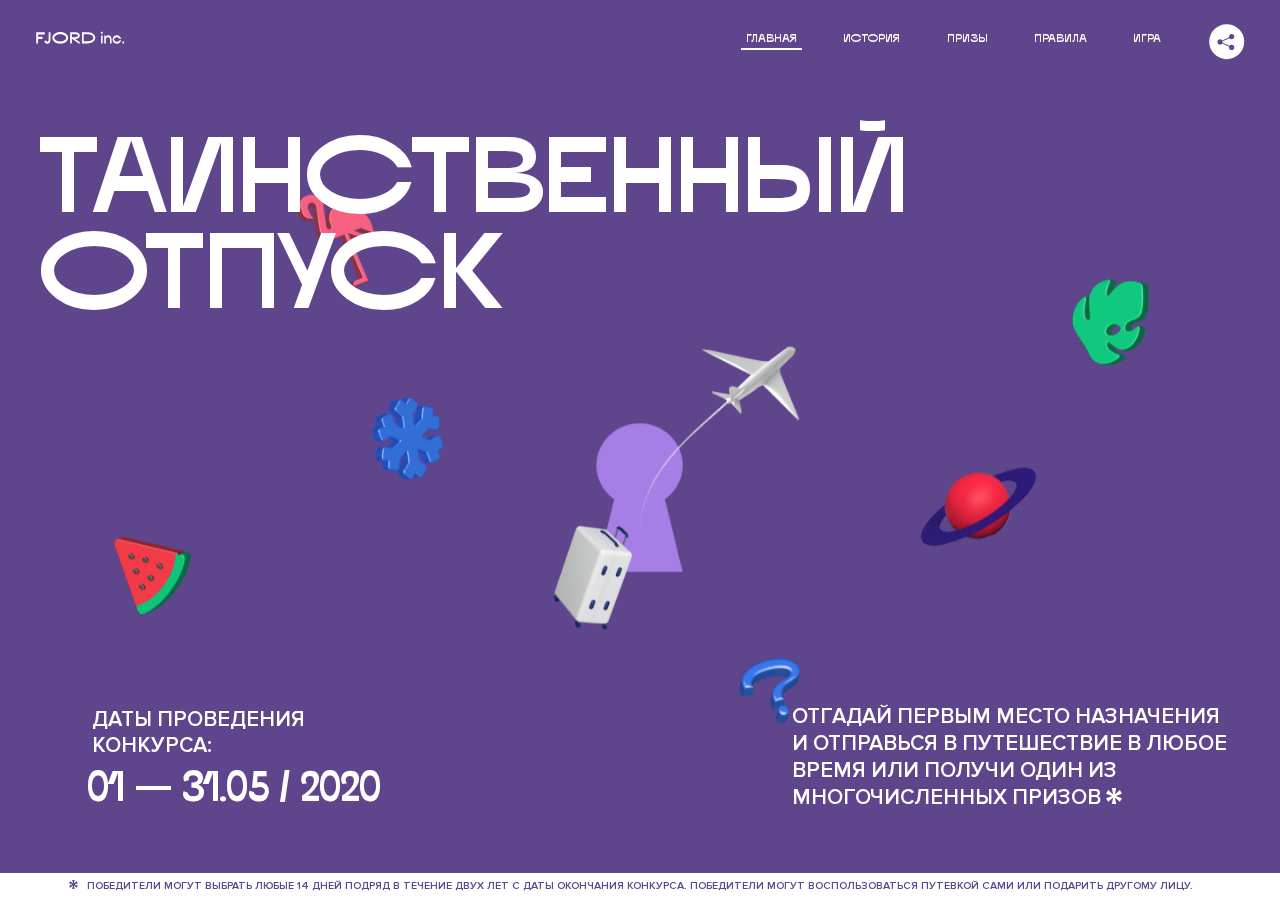
<file: 3/index.html>
<!DOCTYPE html>
<html lang="ru">
<head>
  <meta charset="UTF-8">
  <meta name="description" content="">
  <meta name="viewport" content="width=device-width, initial-scale=1.0">
  <meta http-equiv="X-UA-Compatible" content="ie=edge">
  <title>Mysterious Vacation</title>
<link href="css/style.min.css" rel="stylesheet">  <base href="https://htmlacademy-animation.github.io/2140263-magic-vacation-1/3/">
</head>
<body>

  <header class="page-header js-header">
    <div class="page-header__wrapper">
      <a href="#" class="page-header__logo" aria-label="Перейти на страницу FJORD.Inc">
        <svg width="100" height="15" viewBox="0 0 100 15" fill="none" xmlns="http://www.w3.org/2000/svg">
          <path d="M0.26 1.4V14H2.276V8.906H7.334V6.44H2.276V3.848H9.872V1.4H0.26ZM12.733 14.36C15.127 14.36 16.243 12.65 16.243 9.5V1.4H14.263V8.96C14.263 11.21 13.723 11.876 12.733 11.876C11.833 11.876 11.473 11.3 11.347 10.58L9.36702 10.94C9.63702 13.046 10.663 14.36 12.733 14.36ZM18.3918 7.7C18.3918 11.372 22.3878 14.36 27.3198 14.36C32.2518 14.36 36.2478 11.372 36.2478 7.7C36.2478 4.028 32.2518 1.04 27.3198 1.04C22.3878 1.04 18.3918 4.028 18.3918 7.7ZM20.6058 7.7C20.6058 5.378 23.6118 3.524 27.3198 3.524C30.9918 3.524 33.9798 5.378 33.9798 7.7C33.9798 10.004 30.9918 11.858 27.3198 11.858C23.6118 11.858 20.6058 10.004 20.6058 7.7ZM40.403 14V8.906H40.799L49.079 14.702V12.38L44.039 8.906H44.201C47.999 8.906 49.277 7.304 49.277 5.162C49.277 3.092 47.999 1.4 44.201 1.4H38.387V14H40.403ZM43.535 3.722C45.785 3.722 47.045 4.136 47.045 5.432C47.045 6.764 45.785 7.034 43.535 7.034H40.403V3.722H43.535ZM51.6936 1.382V14H57.8676C62.7456 14 66.7236 11.534 66.7236 7.7C66.7236 3.848 62.7456 1.382 57.8676 1.382H51.6936ZM53.7096 11.624V3.722H57.5436C61.5396 3.722 64.4916 5.018 64.4916 7.7C64.4916 10.238 61.5396 11.624 57.5436 11.624H53.7096ZM73.1832 14.018H74.9832V5H73.1832V14.018ZM72.9132 1.976C72.9132 2.57 73.3992 3.092 74.0832 3.092C74.7492 3.092 75.2352 2.57 75.2352 1.976C75.2352 1.382 74.7672 0.805999 74.0832 0.805999C73.3812 0.805999 72.9132 1.382 72.9132 1.976ZM76.7867 14H78.5687V9.104C78.7487 8.006 79.5947 6.962 81.0887 6.962C82.1147 6.962 83.2667 7.448 83.2667 9.554V14H85.0487V9.014C85.0487 6.152 83.2307 4.73 81.3587 4.73C79.9187 4.73 79.0727 5.558 78.5687 6.854V5H76.7867V14ZM90.9898 14.27C93.5098 14.27 95.3818 12.506 95.7238 10.328H94.0498C93.7258 11.3 92.6998 12.02 90.9898 12.02C88.8478 12.02 87.7678 10.922 87.7678 9.59C87.7678 8.24 88.8478 6.962 90.9898 6.962C92.7538 6.962 93.7978 7.844 94.0858 8.924H95.7418C95.4358 6.71 93.6178 4.73 90.9898 4.73C88.0918 4.73 86.1298 7.124 86.1298 9.59C86.1298 12.074 88.1278 14.27 90.9898 14.27ZM97.0693 12.938C97.0693 13.658 97.5553 14.144 98.2753 14.144C98.9953 14.144 99.4813 13.658 99.4813 12.938C99.4813 12.2 98.9953 11.714 98.2753 11.714C97.5553 11.714 97.0693 12.2 97.0693 12.938Z" fill="currentColor"></path>
        </svg>
      </a>
      <button class="page-header__toggler js-menu-toggler" type="button" aria-label="Управление мобильным меню"><span>Меню</span></button>
      <nav class="page-header__nav">
        <div class="page-header__menu js-menu" id="menu">
          <ul>
            <li>
              <a class="js-menu-link active" href="#top" data-href="top">главная</a>
            </li>
            <li>
              <a class="js-menu-link" href="#story" data-href="story">история</a>
            </li>
            <li>
              <a class="js-menu-link" href="#prizes" data-href="prizes">призы</a>
            </li>
            <li>
              <a class="js-menu-link" href="#rules" data-href="rules">правила</a>
            </li>
            <li>
              <a class="js-menu-link" href="#game" data-href="game">игра</a>
            </li>
          </ul>
        </div>
        <div class="page-header__social">
          <div class="social-block js-social-block">
            <button class="social-block__toggler" aria-label="Управлять блоком с социальными кнопками">
              <svg width="26" height="22" viewBox="0 0 27 22" fill="none" xmlns="http://www.w3.org/2000/svg">
                <path d="M19.6721 7.43664C21.6273 7.43664 23.213 5.85095 23.213 3.89566C23.213 1.94037 21.6273 0.354675 19.6721 0.354675C17.7168 0.354675 16.1311 1.94037 16.1311 3.89566C16.1311 4.19968 16.1728 4.49178 16.2458 4.77345L7.21751 8.95527C6.57519 8.05214 5.52303 7.46049 4.33078 7.46049C2.37549 7.46049 0.789795 9.04618 0.789795 11.0015C0.789795 12.9568 2.37549 14.5425 4.33078 14.5425C5.52303 14.5425 6.57668 13.9508 7.21751 13.0477L16.2458 17.2295C16.1743 17.5112 16.1311 17.8033 16.1311 18.1073C16.1311 20.0626 17.7168 21.6483 19.6721 21.6483C21.6273 21.6483 23.213 20.0626 23.213 18.1073C23.213 16.152 21.6273 14.5663 19.6721 14.5663C18.4798 14.5663 17.4262 15.158 16.7853 16.0611L7.75701 11.8793C7.82854 11.5976 7.87176 11.3055 7.87176 11.0015C7.87176 10.6974 7.83003 10.4053 7.75701 10.1237L16.7853 5.94186C17.4262 6.84499 18.4783 7.43664 19.6721 7.43664Z" fill="currentColor"></path>
              </svg>
            </button>
            <ul class="social-block__list">
              <li>
                <a class="social-block__link social-block__link--fb" href="#" aria-label="Мы на Facebook">
                  <svg width="8" height="17" viewBox="0 0 8 17" fill="none" xmlns="http://www.w3.org/2000/svg">
                    <path d="M4.24646 16.9899H1.09275L1.05793 8.49828H0V5.30707H1.05793V3.81124C1.05793 1.42084 2.57654 0 5.21735 0H7.41758V3.18585H5.30841C4.28262 3.18585 4.2478 3.48582 4.2478 4.24914V5.30707H7.42964L7.16716 8.49828H4.2478V16.9899H4.24646Z" fill="currentColor"></path>
                  </svg>
                </a>
              </li>
              <li>
                <a class="social-block__link social-block__link--insta" href="#" aria-label="Мы в Instagram">
                  <svg width="15" height="15" viewBox="0 0 15 15" fill="none" xmlns="http://www.w3.org/2000/svg">
                    <path d="M11.0197 0H4.19806C2.14246 0 0.471191 1.66993 0.471191 3.72285V10.5499C0.471191 12.6082 2.14112 14.2727 4.19806 14.2727H11.0197C13.0753 14.2727 14.7466 12.6082 14.7466 10.5499V3.72285C14.7466 1.67127 13.0753 0 11.0197 0ZM11.0197 12.4849H4.19806C3.13076 12.4849 2.26432 11.6158 2.26432 10.5512V3.72419C2.26432 2.65956 3.13076 1.79715 4.19806 1.79715H11.0197C12.087 1.79715 12.9535 2.6609 12.9535 3.72419V10.5512C12.9535 11.6145 12.087 12.4849 11.0197 12.4849Z" fill="currentColor"></path>
                    <path d="M7.60887 3.11084C5.38989 3.11084 3.58203 4.9187 3.58203 7.14036C3.58203 9.35532 5.38989 11.1645 7.60887 11.1645C9.83053 11.1645 11.6357 9.35666 11.6357 7.14036C11.6357 4.9187 9.83053 3.11084 7.60887 3.11084ZM7.60887 9.36871C6.37551 9.36871 5.37784 8.37372 5.37784 7.14036C5.37784 5.90699 6.37551 4.90665 7.60887 4.90665C8.83822 4.90665 9.84259 5.90833 9.84259 7.14036C9.84392 8.37238 8.83822 9.36871 7.60887 9.36871Z" fill="currentColor"></path>
                    <path d="M11.3573 2.35962C10.8256 2.35962 10.3931 2.79752 10.3931 3.32381C10.3931 3.85546 10.8256 4.29336 11.3573 4.29336C11.8862 4.29336 12.3215 3.85546 12.3215 3.32381C12.3215 2.79752 11.8862 2.35962 11.3573 2.35962Z" fill="currentColor"></path>
                  </svg>
                </a>
              </li>
              <li>
                <a class="social-block__link social-block__link--vk" href="#" aria-label="Мы ВКонтакте">
                  <svg width="17" height="10" viewBox="0 0 17 10" fill="none" xmlns="http://www.w3.org/2000/svg">
                    <path d="M14.1234 4.9002C14.1234 4.9002 16.3623 1.72708 16.5866 0.680242C16.6595 0.312285 16.4947 0.103188 16.1069 0.103188C16.1069 0.103188 14.8193 0.103188 14.168 0.103188C13.7235 0.103188 13.5587 0.293278 13.4235 0.579768C13.4235 0.579768 12.3724 2.82553 11.0969 4.24712C10.6861 4.70333 10.4781 4.84318 10.2511 4.84318C10.0646 4.84318 9.98625 4.6911 9.98625 4.27834V0.649016C9.98625 0.147997 9.92545 0.00135496 9.5066 0.00135496H6.39628C6.15578 0.00135496 6.0085 0.134417 6.0085 0.324506C6.0085 0.801084 6.73406 0.908351 6.73406 2.20231V4.87305C6.73406 5.40529 6.70569 5.61575 6.45303 5.61575C5.78016 5.61575 4.19528 3.30618 3.30623 0.678887C3.12923 0.145282 2.93737 0 2.43475 0H0.486409C0.205373 0 0 0.190085 0 0.476576C0 0.991172 0.60666 3.40801 2.99277 6.64358C4.59927 8.8201 6.70569 10 8.60269 10C9.76196 10 10.0416 9.80312 10.0416 9.31432V7.63883C10.0416 7.22607 10.2065 7.04956 10.4429 7.04956C10.7078 7.04956 11.1847 7.13238 12.2805 8.22268C13.5843 9.47862 13.6762 10 14.3896 10H16.5676C16.7919 10 17 9.89273 17 9.52342C17 9.02919 16.3623 8.15343 15.384 7.10659C14.9801 6.56755 14.3302 5.98914 14.1248 5.72301C13.8275 5.40801 13.9154 5.23014 14.1234 4.9002Z" fill="currentColor"></path>
                  </svg>
                </a>
              </li>
            </ul>
          </div>
        </div>
      </nav>
    </div>
  </header>

  <main class="page-content">

    <section class="animation-screen"></section>

    <section class="screen screen--hidden screen--intro" id="top">
      <div class="screen__wrapper">
        <div class="intro">
          <h1 class="intro__title">Таинственный отпуск</h1>
          <div class="intro__content">
            <div class="intro__info">
              <p class="intro__label">Даты проведения конкурса:</p>
              <p class="intro__date">01 — 31.05 / 2020</p>
            </div>
            <div class="intro__message">
              <p>
                Отгадай первым место назначения и&nbsp;отправься в&nbsp;путешествие в&nbsp;любое время или получи один из многочисленных призов
                <svg width="16" height="16" viewBox="0 0 10 10" fill="none" xmlns="http://www.w3.org/2000/svg">
                  <path d="M0 6.35337L3.90271 4.99012L0 3.64663L1.34615 1.32374L4.44287 4.01073L3.67364 0H6.34615L5.57692 4.01073L8.65385 1.32374L10 3.64663L6.13405 4.99012L10 6.35337L8.65385 8.65651L5.57692 5.98927L6.34615 10H3.67364L4.44287 5.96952L1.34615 8.65651L0 6.35337Z" fill="currentColor"></path>
                </svg>
              </p>
            </div>
          </div>
        </div>
      </div>
      <div class="screen__footer js-footer">
        <button class="screen__footer-enlarge js-footer-toggler" type="button" aria-label="Показать сообщение">
          <svg width="10" height="10" viewBox="0 0 10 10" fill="none" xmlns="http://www.w3.org/2000/svg">
            <path d="M0 6.35337L3.90271 4.99012L0 3.64663L1.34615 1.32374L4.44287 4.01073L3.67364 0H6.34615L5.57692 4.01073L8.65385 1.32374L10 3.64663L6.13405 4.99012L10 6.35337L8.65385 8.65651L5.57692 5.98927L6.34615 10H3.67364L4.44287 5.96952L1.34615 8.65651L0 6.35337Z" fill="currentColor"></path>
          </svg>
        </button>
        <button class="screen__footer-collapse js-footer-toggler" type="button" aria-label="Скрыть сообщение">
          <svg width="13" height="13" viewBox="0 0 13 13" fill="none" xmlns="http://www.w3.org/2000/svg">
            <line x1="12.3536" y1="0.353553" x2="0.738349" y2="11.9688" stroke="currentColor"></line>
            <line x1="0.738319" y1="0.539925" x2="12.3535" y2="12.1551" stroke="currentColor"></line>
          </svg>
        </button>
        <div class="screen__footer-wrapper">
          <div class="screen__footer-announce">
            <p class="screen__footer-label">Даты проведения конкурса:</p>
            <p class="screen__footer-date">01 — 31.05 / 2020</p>
          </div>
          <div class="screen__footer-note">
            <p>
              <svg width="10" height="10" viewBox="0 0 10 10" fill="none" xmlns="http://www.w3.org/2000/svg">
                <path d="M0 6.35337L3.90271 4.99012L0 3.64663L1.34615 1.32374L4.44287 4.01073L3.67364 0H6.34615L5.57692 4.01073L8.65385 1.32374L10 3.64663L6.13405 4.99012L10 6.35337L8.65385 8.65651L5.57692 5.98927L6.34615 10H3.67364L4.44287 5.96952L1.34615 8.65651L0 6.35337Z" fill="currentColor"></path>
              </svg>
              <span>Победители могут выбрать любые 14 дней подряд в&nbsp;течение двух лет с&nbsp;даты окончания конкурса. Победители могут воспользоваться путевкой сами или подарить другому лицу.</span>
            </p>
          </div>
        </div>
      </div>
    </section>

    <section class="screen screen--hidden screen--story" id="story">

      <div class="slider swiper-container js-slider">

        <div class="swiper-wrapper">

          <div class="slider__item swiper-slide">
            <h2 class="slider__item-title">История</h2>
            <p class="slider__item-text">Джеймс Таргет был основателем компании &laquo;Fjord Inc.&raquo;. С&nbsp;1965 года &laquo;Fjord Inc.&raquo; прославилась надёжными и&nbsp;удобными чемоданами и&nbsp;аксессуарами для туристов.</p>
          </div>

          <div class="slider__item swiper-slide">
            <p class="slider__item-text">Когда Джеймсу было 7&nbsp;лет, в&nbsp;их&nbsp;доме гостил дядюшка и&nbsp;развлекал детей рассказами о&nbsp;своей поездке в&nbsp;место, показавшееся малышу Таргету невероятным. Тогда Джеймс решил, что однажды посетит его, но&nbsp;не&nbsp;будет рассказывать о&nbsp;мечте, пока не&nbsp;осуществит.</p>
          </div>

          <div class="slider__item swiper-slide">
            <p class="slider__item-text">Джеймс Таргет стал увлеченным путешественником. Он&nbsp;посетил 5&nbsp;континентов, 126&nbsp;стран.</p>
          </div>

          <div class="slider__item swiper-slide">
            <p class="slider__item-text">Он&nbsp;сплавлялся по&nbsp;Амазонке и&nbsp;погружался в&nbsp;пещеры Франции, медитировал в&nbsp;горах Тибета и&nbsp;пожимал руку вождя племени Акугауа.</p>
          </div>

          <div class="slider__item swiper-slide">
            <p class="slider__item-text">Из&nbsp;своих поездок Джеймс Таргет привозил идеи, как сделать свои чемоданы &laquo;Fjord Inc.&raquo; удобными и&nbsp;приспособленными к&nbsp;разным дорожным условиям.</p>
          </div>

          <div class="slider__item swiper-slide">
            <p class="slider__item-text">Всё это время Джеймс не&nbsp;оставлял идею поездки своей мечты. Однако, как только он&nbsp;брался за&nbsp;планирование, возникали препятствия, не&nbsp;позволяющие отправиться туда.</p>
          </div>

          <div class="slider__item swiper-slide">
            <p class="slider__item-text">В&nbsp;возрасте 67&nbsp;лет Джеймс Таргет попал под лавину и&nbsp;погиб. В&nbsp;своём завещании он&nbsp;поручил отправить в&nbsp;заветное путешествие трёх смельчаков, единых с&nbsp;ним духом.</p>
          </div>

          <div class="slider__item swiper-slide">
            <p class="slider__item-text">Тех, кто сможет узнать таинственное место, задавая вопросы специально обученному ИИ&nbsp;&laquo;Соне&raquo;, ждет фантастическое путешествие.</p>
          </div>
        </div>
        <div class="slider__controls">
          <button class="slider__control slider__control--prev js-control-prev" type="button" aria-label="Показать предыдущую историю">
            <svg width="12" height="22" viewBox="0 0 12 22" fill="none" xmlns="http://www.w3.org/2000/svg">
              <path d="M11 1L1 11L11 21" stroke="currentColor" stroke-width="2" stroke-linejoin="round"></path>
            </svg>
          </button>
          <button class="slider__control slider__control--next js-control-next" type="button" aria-label="Показать следующую историю">
            <svg width="12" height="22" viewBox="0 0 12 22" fill="none" xmlns="http://www.w3.org/2000/svg">
              <path d="M1 1L11 11L1 21" stroke="currentColor" stroke-width="2" stroke-linejoin="round"></path>
            </svg>
          </button>
        </div>
        <div class="slider__pagination swiper-pagination"></div>
      </div>

      <div class="screen__blocker" id="history-screen-blocker"></div>
    </section>

    <section class="screen screen--hidden screen--prizes" id="prizes">
      <div class="screen__wrapper">
        <div class="prizes">
          <h2 class="prizes__title">ПРизы</h2>
          <div class="prizes__lead">
            <p>Найди ответ и&nbsp;получи один из&nbsp;призов:</p>
          </div>
          <ul class="prizes__list">
            <li class="prizes__item prizes__item--journeys">
              <div class="prizes__icon">
                <picture>
                  <source srcset="img/prize1-mob.svg" media="(orientation: portrait)">
                  <img src="img/prize1.svg" alt="">
                </picture>
              </div>
              <p class="prizes__desc">
                <b>3</b>
                <span>загадочных путешествия</span>
              </p>
            </li>
            <li class="prizes__item prizes__item--cases">
              <div class="prizes__icon">
                <picture>
                  <source srcset="img/prize2-mob.svg" media="(orientation: portrait)">
                  <img src="img/prize2.svg" alt="">
                </picture>
              </div>
              <p class="prizes__desc">
                <b>7</b>
                <span>надежных чемоданов</span>
              </p>
            </li>
            <li class="prizes__item prizes__item--codes">
              <div class="prizes__icon">
                <picture>
                  <source srcset="img/prize3-mob.svg" media="(orientation: portrait)">
                  <img src="img/prize3.svg" alt="">
                </picture>
              </div>
              <p class="prizes__desc">
                <b>900</b>
                <span>
                  промокодов на&nbsp;скидку 15%
                  <svg width="10" height="10" viewBox="0 0 10 10" fill="none" xmlns="http://www.w3.org/2000/svg">
                    <path d="M0 6.35337L3.90271 4.99012L0 3.64663L1.34615 1.32374L4.44287 4.01073L3.67364 0H6.34615L5.57692 4.01073L8.65385 1.32374L10 3.64663L6.13405 4.99012L10 6.35337L8.65385 8.65651L5.57692 5.98927L6.34615 10H3.67364L4.44287 5.96952L1.34615 8.65651L0 6.35337Z" fill="currentColor"></path>
                  </svg>
                </span>
              </p>
            </li>
          </ul>
        </div>
      </div>
      <div class="screen__footer js-footer">
        <button class="screen__footer-enlarge js-footer-toggler" type="button" aria-label="Показать сообщение">
          <svg width="10" height="10" viewBox="0 0 10 10" fill="none" xmlns="http://www.w3.org/2000/svg">
            <path d="M0 6.35337L3.90271 4.99012L0 3.64663L1.34615 1.32374L4.44287 4.01073L3.67364 0H6.34615L5.57692 4.01073L8.65385 1.32374L10 3.64663L6.13405 4.99012L10 6.35337L8.65385 8.65651L5.57692 5.98927L6.34615 10H3.67364L4.44287 5.96952L1.34615 8.65651L0 6.35337Z" fill="currentColor"></path>
          </svg>
        </button>
        <button class="screen__footer-collapse js-footer-toggler" type="button" aria-label="Скрыть сообщение">
          <svg width="13" height="13" viewBox="0 0 13 13" fill="none" xmlns="http://www.w3.org/2000/svg">
            <line x1="12.3536" y1="0.353553" x2="0.738349" y2="11.9688" stroke="currentColor"></line>
            <line x1="0.738319" y1="0.539925" x2="12.3535" y2="12.1551" stroke="currentColor"></line>
          </svg>
        </button>
        <div class="screen__footer-wrapper">
          <div class="screen__footer-announce">
            <p class="screen__footer-label">Даты проведения конкурса:</p>
            <p class="screen__footer-date">01 — 31.05 / 2020</p>
          </div>
          <div class="screen__footer-note">
            <p>
              <svg width="10" height="10" viewBox="0 0 10 10" fill="none" xmlns="http://www.w3.org/2000/svg">
                <path d="M0 6.35337L3.90271 4.99012L0 3.64663L1.34615 1.32374L4.44287 4.01073L3.67364 0H6.34615L5.57692 4.01073L8.65385 1.32374L10 3.64663L6.13405 4.99012L10 6.35337L8.65385 8.65651L5.57692 5.98927L6.34615 10H3.67364L4.44287 5.96952L1.34615 8.65651L0 6.35337Z" fill="currentColor"></path>
              </svg>
              <span>Скидка&nbsp;15% на&nbsp;единоразовое приобретение путёвки с&nbsp;1&nbsp;июня 2020 по&nbsp;31&nbsp;мая 2022&nbsp;года. Суммируется с&nbsp;другими акциями</span>
            </p>
          </div>
        </div>
      </div>
    </section>

    <section class="screen screen--hidden screen--rules" id="rules">
      <div class="screen__wrapper">
        <div class="rules">
          <h2 class="rules__title">Правила</h2>
          <div class="rules__lead">
            <p>Для того чтобы получить наследство Джеймса Таргета, тебе нужно выведать у&nbsp;&laquo;Сони&raquo;, куда предстоит отправиться тебе в&nbsp;случае победы</p>
          </div>
          <ol class="rules__list">
            <li class="rules__item">
              <p>Тебе отводится <br>5&nbsp;минут</p>
            </li>
            <li class="rules__item">
              <p>Задавай любые вопросы в&nbsp;текстовом поле</p>
            </li>
            <li class="rules__item">
              <p>Нажимай кнопку &laquo;Узнать&raquo;, чтобы получить ответ</p>
            </li>
            <li class="rules__item">
              <p>&laquo;Соня&raquo; может отвечать только&nbsp;Да или Нет</p>
            </li>
          </ol>
          <a href="#game" class="rules__link btn">Погнали!</a>
        </div>
      </div>
      <div class="screen__disclaimer">
        <div class="disclaimer">
          <ul>
            <li>
              <a href="#">Правовая информация</a>
            </li>
            <li>
              <a href="#">Подробные правила</a>
            </li>
          </ul>
        </div>
      </div>
    </section>

    <section class="screen screen--hidden screen--game" id="game">
      <div class="screen__wrapper">
        <div class="game">
          <div class="game__header">
            <h2 class="game__title">Игра</h2>
            <div class="game__counter">
              <span>05</span>:<span>00</span>
            </div>
          </div>
          <div class="game__body">
            <div class="chat">
              <div class="chat__body js-chat">
                <ul class="chat__list" id="messages"></ul>
              </div>
              <div class="chat__footer">
                <form action="#" method="post" class="form" id="message-form">
                  <label for="message-field" class="visually-hidden">Поле для ввода вопроса</label>
                  <input type="text" class="form__field" id="message-field">
                  <button class="form__button btn">
                    Узнать
                    <svg width="18" height="19" viewBox="0 0 18 19" fill="none" xmlns="http://www.w3.org/2000/svg">
                      <path stroke="currentColor" stroke-width="2" d="M9 19V1"></path>
                      <path d="M1 9l8-8 8 8" stroke="currentColor" stroke-width="2" stroke-linejoin="round"></path>
                    </svg>
                  </button>
                </form>
              </div>
            </div>
          </div>
          <!-- временные кнопки для показа результата -->
          <div class="game__buttons">
            <button class="game__button btn js-show-result" type="button" data-target="result">Положительный результат</button>
            <button class="game__button btn js-show-result" type="button" data-target="result2">Положительный результат - 2</button>
            <button class="game__button btn js-show-result" type="button" data-target="result3">Отрицательный результат</button>
          </div>
        </div>
      </div>
    </section>

    <section class="screen screen--hidden screen--result" id="result">
      <div class="screen__wrapper">
        <div class="result result--trip">
          <div class="result__image">
            <picture>
              <source srcset="img/result1-mob.png 1x, img/result1-mob@2x.png 2x" media="(max-width: 768px) and (orientation: portrait)">
              <img src="img/result1.png" srcset="img/result1@2x.png 2x" alt="">
            </picture>
          </div>
          <h2 class="result__title">
            <span class="visually-hidden">ПОбеда!</span>
            <svg xmlns="http://www.w3.org/2000/svg" viewBox="0 0 568.85 109.24">
              <path d="M16,24.44V92H2.6V8H75V92H61.52V24.44H16Z" transform="translate(-2.1 -1.5)" fill="none" stroke="currentColor"></path>
              <path d="M148.76,5.6c32.88,0,59.52,19.92,59.52,44.4s-26.64,44.4-59.52,44.4S89.24,74.48,89.24,50,115.88,5.6,148.76,5.6Zm0,72.12c24.48,0,44.4-12.36,44.4-27.72s-19.92-27.84-44.4-27.84C124,22.16,104,34.52,104,50S124,77.72,148.76,77.72Z" transform="translate(-2.1 -1.5)" fill="none" stroke="currentColor"></path>
              <path d="M287.36,8V24.44H236v14.4h25.32c25.44,0,34,11.16,34,26.52,0,15.6-8.52,26.64-34,26.64H222.56V8h64.8ZM256.88,76.52c15.12,0,23.52-2,23.52-11.52S272,54.44,256.88,54.44H236V76.52h20.88Z" transform="translate(-2.1 -1.5)" fill="none" stroke="currentColor"></path>
              <path d="M371.47,8V24.44H320.84V41.6h33.6V58h-33.6V75.56h50.64V92H307.4V8h64.08Z" transform="translate(-2.1 -1.5)" fill="none" stroke="currentColor"></path>
              <path d="M382.39,110.24V75.56h7.44c4.56-4.68,7.8-18.36,8.76-56L399,8h48.6V75.56h10v34.68H442.87V92H397v18.24H382.39Zm51.72-34.68V24.44H411.55v3.12c-0.48,22.44-3.24,37.68-7.2,48h29.76Z" transform="translate(-2.1 -1.5)" fill="none" stroke="currentColor"></path>
              <path d="M463.75,92l28-84h27.12l28.08,84H533.47l-7.8-23.52h-37.8L480.07,92H463.75Zm56.64-40L507,11.84,493.51,52h26.88Z" transform="translate(-2.1 -1.5)" fill="none" stroke="currentColor"></path>
              <path d="M554.12,70.4L555.55,2H569l1.44,68.4H554.12Zm8.28,6.36c4.8,0,8,3.24,8,8.16a8,8,0,1,1-16.08,0C554.35,80,557.59,76.76,562.39,76.76Z" transform="translate(-2.1 -1.5)" fill="none" stroke="currentColor"></path>
            </svg>
          </h2>
          <div class="result__text">
            <p>ты&nbsp;отправляешься в&nbsp;Арктику!</p>
          </div>
          <div class="result__form">
            <form action="#" method="post" class="form form--result">
              <label for="email-field" class="form__label">зарегистрируй результат</label>
              <input type="email" class="form__field" id="email-field" placeholder="e-mail для регистации результата и получения приза" required="">
              <button class="form__button btn">
                отправить
                <svg width="18" height="19" viewBox="0 0 18 19" fill="none" xmlns="http://www.w3.org/2000/svg">
                  <path stroke="currentColor" stroke-width="2" d="M9 19V1"></path>
                  <path d="M1 9l8-8 8 8" stroke="currentColor" stroke-width="2" stroke-linejoin="round"></path>
                </svg>
              </button>
            </form>
          </div>
        </div>
      </div>
    </section>

    <section class="screen screen--hidden screen--result" id="result2">
      <div class="screen__wrapper">
        <div class="result result--prize">
          <div class="result__image">
            <picture>
              <source srcset="img/result2-mob.png 1x, img/result2-mob@2x.png 2x" media="(max-width: 768px) and (orientation: portrait)">
              <img src="img/result2.png" srcset="img/result2@2x.png 2x" alt="">
            </picture>
          </div>
          <h2 class="result__title">
            <span class="visually-hidden">ПОбеда!</span>
            <svg xmlns="http://www.w3.org/2000/svg" viewBox="0 0 568.85 109.24">
              <path d="M16,24.44V92H2.6V8H75V92H61.52V24.44H16Z" transform="translate(-2.1 -1.5)" fill="none" stroke="currentColor"></path>
              <path d="M148.76,5.6c32.88,0,59.52,19.92,59.52,44.4s-26.64,44.4-59.52,44.4S89.24,74.48,89.24,50,115.88,5.6,148.76,5.6Zm0,72.12c24.48,0,44.4-12.36,44.4-27.72s-19.92-27.84-44.4-27.84C124,22.16,104,34.52,104,50S124,77.72,148.76,77.72Z" transform="translate(-2.1 -1.5)" fill="none" stroke="currentColor"></path>
              <path d="M287.36,8V24.44H236v14.4h25.32c25.44,0,34,11.16,34,26.52,0,15.6-8.52,26.64-34,26.64H222.56V8h64.8ZM256.88,76.52c15.12,0,23.52-2,23.52-11.52S272,54.44,256.88,54.44H236V76.52h20.88Z" transform="translate(-2.1 -1.5)" fill="none" stroke="currentColor"></path>
              <path d="M371.47,8V24.44H320.84V41.6h33.6V58h-33.6V75.56h50.64V92H307.4V8h64.08Z" transform="translate(-2.1 -1.5)" fill="none" stroke="currentColor"></path>
              <path d="M382.39,110.24V75.56h7.44c4.56-4.68,7.8-18.36,8.76-56L399,8h48.6V75.56h10v34.68H442.87V92H397v18.24H382.39Zm51.72-34.68V24.44H411.55v3.12c-0.48,22.44-3.24,37.68-7.2,48h29.76Z" transform="translate(-2.1 -1.5)" fill="none" stroke="currentColor"></path>
              <path d="M463.75,92l28-84h27.12l28.08,84H533.47l-7.8-23.52h-37.8L480.07,92H463.75Zm56.64-40L507,11.84,493.51,52h26.88Z" transform="translate(-2.1 -1.5)" fill="none" stroke="currentColor"></path>
              <path d="M554.12,70.4L555.55,2H569l1.44,68.4H554.12Zm8.28,6.36c4.8,0,8,3.24,8,8.16a8,8,0,1,1-16.08,0C554.35,80,557.59,76.76,562.39,76.76Z" transform="translate(-2.1 -1.5)" fill="none" stroke="currentColor"></path>
            </svg>
          </h2>
          <div class="result__text">
            <p>чемодан &laquo;Fjord&nbsp;Inc.&raquo;&nbsp;твой</p>
          </div>
          <div class="result__form">
            <form action="#" method="post" class="form form--result">
              <label for="email-field2" class="form__label">зарегистрируй результат</label>
              <input type="email" class="form__field" id="email-field2" placeholder="e-mail для регистации результата и получения приза" required="">
              <button class="form__button btn">
                отправить
                <svg width="18" height="19" viewBox="0 0 18 19" fill="none" xmlns="http://www.w3.org/2000/svg">
                  <path stroke="currentColor" stroke-width="2" d="M9 19V1"></path>
                  <path d="M1 9l8-8 8 8" stroke="currentColor" stroke-width="2" stroke-linejoin="round"></path>
                </svg>
              </button>
            </form>
          </div>
        </div>
      </div>
    </section>

    <section class="screen screen--hidden screen--result" id="result3">
      <div class="screen__wrapper">
        <div class="result result--negative">
          <div class="result__image">
            <picture>
              <source srcset="img/result3-mob.png 1x, img/result3-mob@2x.png 2x" media="(max-width: 768px) and (orientation: portrait)">
              <img src="img/result3.png" srcset="img/result3@2x.png 2x" alt="">
            </picture>
          </div>
          <h2 class="result__title">
            <span class="visually-hidden">Не угадал!</span>
            <svg xmlns="http://www.w3.org/2000/svg" viewBox="0 0 660.77 109.24">
              <path d="M2.66,92V8H16.1V42.2H53.3V8H66.74V92H53.3V58.64H16.1V92H2.66Z" transform="translate(-2.16 -1.5)" fill="none" stroke="currentColor"></path>
              <path d="M147.62,8V24.44H97V41.6h33.6V58H97V75.56h50.64V92H83.54V8h64.08Z" transform="translate(-2.16 -1.5)" fill="none" stroke="currentColor"></path>
              <path d="M199.22,8l20.52,42.36L235.34,8h16.44l-31,84H204.38l9.48-25.92L185.78,8h13.44Z" transform="translate(-2.16 -1.5)" fill="none" stroke="currentColor"></path>
              <path d="M273.74,24.44V92H260.3V8h50.16V24.44H273.74Z" transform="translate(-2.16 -1.5)" fill="none" stroke="currentColor"></path>
              <path d="M307.1,92l28-84h27.12l28.08,84H376.82L369,68.48h-37.8L323.42,92H307.1Zm56.64-40L350.3,11.84,336.86,52h26.88Z" transform="translate(-2.16 -1.5)" fill="none" stroke="currentColor"></path>
              <path d="M396.38,110.24V75.56h7.44c4.56-4.68,7.8-18.36,8.76-56L412.94,8h48.6V75.56h10v34.68H456.86V92H411v18.24H396.38ZM448.1,75.56V24.44H425.54v3.12c-0.48,22.44-3.24,37.68-7.2,48H448.1Z" transform="translate(-2.16 -1.5)" fill="none" stroke="currentColor"></path>
              <path d="M477.74,92l28-84h27.12L560.9,92H547.46l-7.8-23.52h-37.8L494.06,92H477.74Zm56.64-40-13.44-40.2L507.5,52h26.88Z" transform="translate(-2.16 -1.5)" fill="none" stroke="currentColor"></path>
              <path d="M568.7,76.88a13.77,13.77,0,0,0,5,1c6.6,0,10.44-6.24,12-58.32L586.22,8h46.2V92H619V24.44H598.82l-0.12,3.12C597.14,81,589,94.4,573.74,94.4a28.55,28.55,0,0,1-6.72-.84Z" transform="translate(-2.16 -1.5)" fill="none" stroke="currentColor"></path>
              <path d="M646.1,70.4L647.54,2H661l1.44,68.4H646.1Zm8.28,6.36c4.8,0,8,3.24,8,8.16a8,8,0,0,1-16.08,0C646.34,80,649.58,76.76,654.38,76.76Z" transform="translate(-2.16 -1.5)" fill="none" stroke="currentColor"></path>
            </svg>
          </h2>
          <button class="result__button js-play" type="button">
            не сдавайся!
            <span>
              <svg width="27" height="22" viewBox="0 0 27 22" fill="none" xmlns="http://www.w3.org/2000/svg">
                <path d="M10.6899 1.47998C5.42992 1.47998 1.16992 5.73998 1.16992 11C1.16992 16.26 5.42992 20.52 10.6899 20.52C15.9499 20.52 20.2099 16.26 20.2099 11V7.13998" stroke="currentColor" stroke-width="2" stroke-miterlimit="10"></path>
                <path d="M15.1099 12.5099L20.1499 7.13989L25.3099 12.6299" stroke="currentColor" stroke-width="2" stroke-miterlimit="10" stroke-linejoin="round"></path>
              </svg>
            </span>
          </button>
        </div>
      </div>
    </section>

  </main>

<script src="js/script.js"></script></body>
</html>
</file>
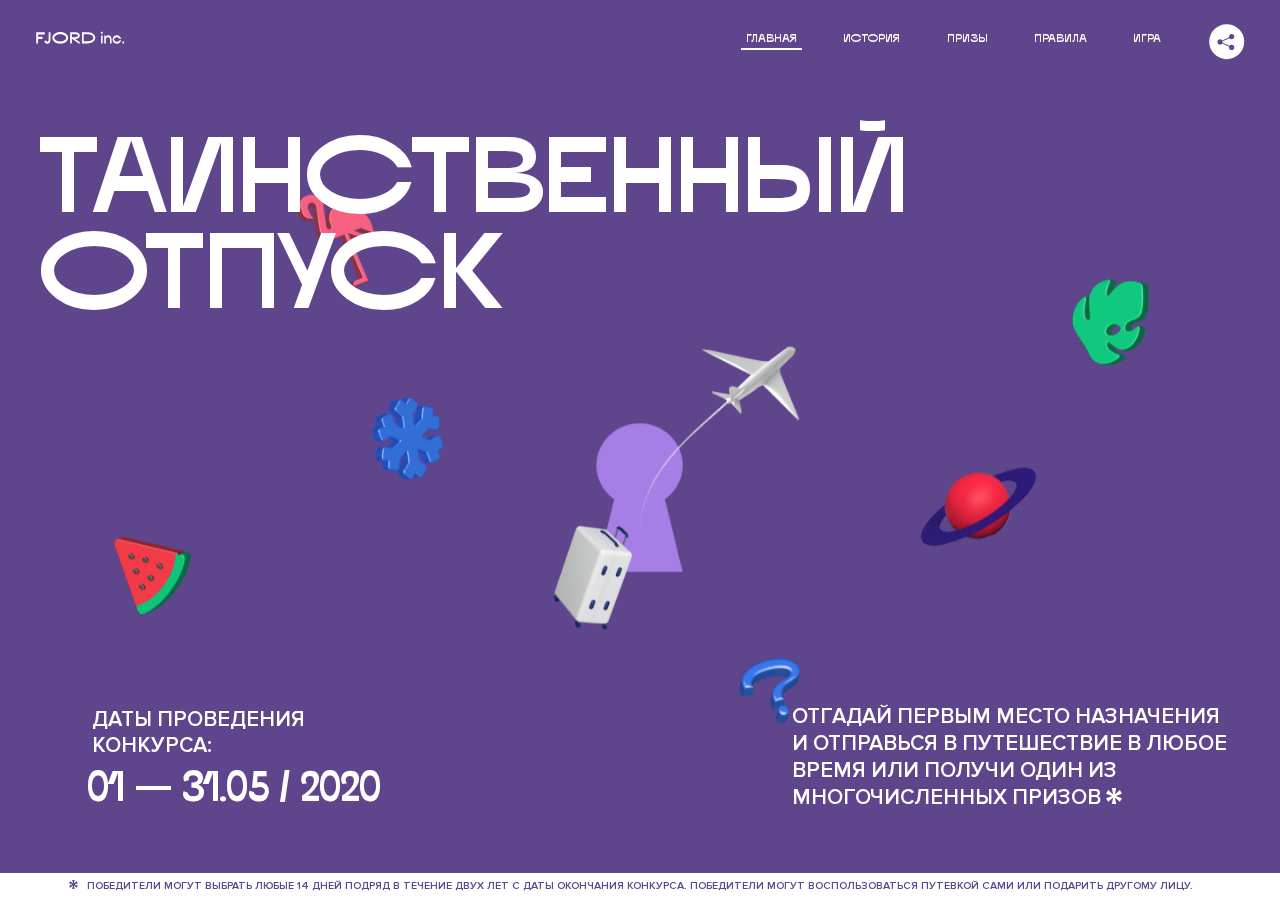
<file: 4/index.html>
<!DOCTYPE html>
<html lang="ru">
<head>
  <meta charset="UTF-8">
  <meta name="description" content="">
  <meta name="viewport" content="width=device-width, initial-scale=1.0">
  <meta http-equiv="X-UA-Compatible" content="ie=edge">
  <title>Mysterious Vacation</title>
<link href="css/style.min.css" rel="stylesheet">  <base href="https://htmlacademy-animation.github.io/2140263-magic-vacation-1/4/">
</head>
<body>

  <header class="page-header js-header">
    <div class="page-header__wrapper">
      <a href="#" class="page-header__logo" aria-label="Перейти на страницу FJORD.Inc">
        <svg width="100" height="15" viewBox="0 0 100 15" fill="none" xmlns="http://www.w3.org/2000/svg">
          <path d="M0.26 1.4V14H2.276V8.906H7.334V6.44H2.276V3.848H9.872V1.4H0.26ZM12.733 14.36C15.127 14.36 16.243 12.65 16.243 9.5V1.4H14.263V8.96C14.263 11.21 13.723 11.876 12.733 11.876C11.833 11.876 11.473 11.3 11.347 10.58L9.36702 10.94C9.63702 13.046 10.663 14.36 12.733 14.36ZM18.3918 7.7C18.3918 11.372 22.3878 14.36 27.3198 14.36C32.2518 14.36 36.2478 11.372 36.2478 7.7C36.2478 4.028 32.2518 1.04 27.3198 1.04C22.3878 1.04 18.3918 4.028 18.3918 7.7ZM20.6058 7.7C20.6058 5.378 23.6118 3.524 27.3198 3.524C30.9918 3.524 33.9798 5.378 33.9798 7.7C33.9798 10.004 30.9918 11.858 27.3198 11.858C23.6118 11.858 20.6058 10.004 20.6058 7.7ZM40.403 14V8.906H40.799L49.079 14.702V12.38L44.039 8.906H44.201C47.999 8.906 49.277 7.304 49.277 5.162C49.277 3.092 47.999 1.4 44.201 1.4H38.387V14H40.403ZM43.535 3.722C45.785 3.722 47.045 4.136 47.045 5.432C47.045 6.764 45.785 7.034 43.535 7.034H40.403V3.722H43.535ZM51.6936 1.382V14H57.8676C62.7456 14 66.7236 11.534 66.7236 7.7C66.7236 3.848 62.7456 1.382 57.8676 1.382H51.6936ZM53.7096 11.624V3.722H57.5436C61.5396 3.722 64.4916 5.018 64.4916 7.7C64.4916 10.238 61.5396 11.624 57.5436 11.624H53.7096ZM73.1832 14.018H74.9832V5H73.1832V14.018ZM72.9132 1.976C72.9132 2.57 73.3992 3.092 74.0832 3.092C74.7492 3.092 75.2352 2.57 75.2352 1.976C75.2352 1.382 74.7672 0.805999 74.0832 0.805999C73.3812 0.805999 72.9132 1.382 72.9132 1.976ZM76.7867 14H78.5687V9.104C78.7487 8.006 79.5947 6.962 81.0887 6.962C82.1147 6.962 83.2667 7.448 83.2667 9.554V14H85.0487V9.014C85.0487 6.152 83.2307 4.73 81.3587 4.73C79.9187 4.73 79.0727 5.558 78.5687 6.854V5H76.7867V14ZM90.9898 14.27C93.5098 14.27 95.3818 12.506 95.7238 10.328H94.0498C93.7258 11.3 92.6998 12.02 90.9898 12.02C88.8478 12.02 87.7678 10.922 87.7678 9.59C87.7678 8.24 88.8478 6.962 90.9898 6.962C92.7538 6.962 93.7978 7.844 94.0858 8.924H95.7418C95.4358 6.71 93.6178 4.73 90.9898 4.73C88.0918 4.73 86.1298 7.124 86.1298 9.59C86.1298 12.074 88.1278 14.27 90.9898 14.27ZM97.0693 12.938C97.0693 13.658 97.5553 14.144 98.2753 14.144C98.9953 14.144 99.4813 13.658 99.4813 12.938C99.4813 12.2 98.9953 11.714 98.2753 11.714C97.5553 11.714 97.0693 12.2 97.0693 12.938Z" fill="currentColor"></path>
        </svg>
      </a>
      <button class="page-header__toggler js-menu-toggler" type="button" aria-label="Управление мобильным меню"><span>Меню</span></button>
      <nav class="page-header__nav">
        <div class="page-header__menu js-menu" id="menu">
          <ul>
            <li>
              <a class="js-menu-link active" href="#top" data-href="top">главная</a>
            </li>
            <li>
              <a class="js-menu-link" href="#story" data-href="story">история</a>
            </li>
            <li>
              <a class="js-menu-link" href="#prizes" data-href="prizes">призы</a>
            </li>
            <li>
              <a class="js-menu-link" href="#rules" data-href="rules">правила</a>
            </li>
            <li>
              <a class="js-menu-link" href="#game" data-href="game">игра</a>
            </li>
          </ul>
        </div>
        <div class="page-header__social">
          <div class="social-block js-social-block">
            <button class="social-block__toggler" aria-label="Управлять блоком с социальными кнопками">
              <svg width="26" height="22" viewBox="0 0 27 22" fill="none" xmlns="http://www.w3.org/2000/svg">
                <path d="M19.6721 7.43664C21.6273 7.43664 23.213 5.85095 23.213 3.89566C23.213 1.94037 21.6273 0.354675 19.6721 0.354675C17.7168 0.354675 16.1311 1.94037 16.1311 3.89566C16.1311 4.19968 16.1728 4.49178 16.2458 4.77345L7.21751 8.95527C6.57519 8.05214 5.52303 7.46049 4.33078 7.46049C2.37549 7.46049 0.789795 9.04618 0.789795 11.0015C0.789795 12.9568 2.37549 14.5425 4.33078 14.5425C5.52303 14.5425 6.57668 13.9508 7.21751 13.0477L16.2458 17.2295C16.1743 17.5112 16.1311 17.8033 16.1311 18.1073C16.1311 20.0626 17.7168 21.6483 19.6721 21.6483C21.6273 21.6483 23.213 20.0626 23.213 18.1073C23.213 16.152 21.6273 14.5663 19.6721 14.5663C18.4798 14.5663 17.4262 15.158 16.7853 16.0611L7.75701 11.8793C7.82854 11.5976 7.87176 11.3055 7.87176 11.0015C7.87176 10.6974 7.83003 10.4053 7.75701 10.1237L16.7853 5.94186C17.4262 6.84499 18.4783 7.43664 19.6721 7.43664Z" fill="currentColor"></path>
              </svg>
            </button>
            <ul class="social-block__list">
              <li>
                <a class="social-block__link social-block__link--fb" href="#" aria-label="Мы на Facebook">
                  <svg width="8" height="17" viewBox="0 0 8 17" fill="none" xmlns="http://www.w3.org/2000/svg">
                    <path d="M4.24646 16.9899H1.09275L1.05793 8.49828H0V5.30707H1.05793V3.81124C1.05793 1.42084 2.57654 0 5.21735 0H7.41758V3.18585H5.30841C4.28262 3.18585 4.2478 3.48582 4.2478 4.24914V5.30707H7.42964L7.16716 8.49828H4.2478V16.9899H4.24646Z" fill="currentColor"></path>
                  </svg>
                </a>
              </li>
              <li>
                <a class="social-block__link social-block__link--insta" href="#" aria-label="Мы в Instagram">
                  <svg width="15" height="15" viewBox="0 0 15 15" fill="none" xmlns="http://www.w3.org/2000/svg">
                    <path d="M11.0197 0H4.19806C2.14246 0 0.471191 1.66993 0.471191 3.72285V10.5499C0.471191 12.6082 2.14112 14.2727 4.19806 14.2727H11.0197C13.0753 14.2727 14.7466 12.6082 14.7466 10.5499V3.72285C14.7466 1.67127 13.0753 0 11.0197 0ZM11.0197 12.4849H4.19806C3.13076 12.4849 2.26432 11.6158 2.26432 10.5512V3.72419C2.26432 2.65956 3.13076 1.79715 4.19806 1.79715H11.0197C12.087 1.79715 12.9535 2.6609 12.9535 3.72419V10.5512C12.9535 11.6145 12.087 12.4849 11.0197 12.4849Z" fill="currentColor"></path>
                    <path d="M7.60887 3.11084C5.38989 3.11084 3.58203 4.9187 3.58203 7.14036C3.58203 9.35532 5.38989 11.1645 7.60887 11.1645C9.83053 11.1645 11.6357 9.35666 11.6357 7.14036C11.6357 4.9187 9.83053 3.11084 7.60887 3.11084ZM7.60887 9.36871C6.37551 9.36871 5.37784 8.37372 5.37784 7.14036C5.37784 5.90699 6.37551 4.90665 7.60887 4.90665C8.83822 4.90665 9.84259 5.90833 9.84259 7.14036C9.84392 8.37238 8.83822 9.36871 7.60887 9.36871Z" fill="currentColor"></path>
                    <path d="M11.3573 2.35962C10.8256 2.35962 10.3931 2.79752 10.3931 3.32381C10.3931 3.85546 10.8256 4.29336 11.3573 4.29336C11.8862 4.29336 12.3215 3.85546 12.3215 3.32381C12.3215 2.79752 11.8862 2.35962 11.3573 2.35962Z" fill="currentColor"></path>
                  </svg>
                </a>
              </li>
              <li>
                <a class="social-block__link social-block__link--vk" href="#" aria-label="Мы ВКонтакте">
                  <svg width="17" height="10" viewBox="0 0 17 10" fill="none" xmlns="http://www.w3.org/2000/svg">
                    <path d="M14.1234 4.9002C14.1234 4.9002 16.3623 1.72708 16.5866 0.680242C16.6595 0.312285 16.4947 0.103188 16.1069 0.103188C16.1069 0.103188 14.8193 0.103188 14.168 0.103188C13.7235 0.103188 13.5587 0.293278 13.4235 0.579768C13.4235 0.579768 12.3724 2.82553 11.0969 4.24712C10.6861 4.70333 10.4781 4.84318 10.2511 4.84318C10.0646 4.84318 9.98625 4.6911 9.98625 4.27834V0.649016C9.98625 0.147997 9.92545 0.00135496 9.5066 0.00135496H6.39628C6.15578 0.00135496 6.0085 0.134417 6.0085 0.324506C6.0085 0.801084 6.73406 0.908351 6.73406 2.20231V4.87305C6.73406 5.40529 6.70569 5.61575 6.45303 5.61575C5.78016 5.61575 4.19528 3.30618 3.30623 0.678887C3.12923 0.145282 2.93737 0 2.43475 0H0.486409C0.205373 0 0 0.190085 0 0.476576C0 0.991172 0.60666 3.40801 2.99277 6.64358C4.59927 8.8201 6.70569 10 8.60269 10C9.76196 10 10.0416 9.80312 10.0416 9.31432V7.63883C10.0416 7.22607 10.2065 7.04956 10.4429 7.04956C10.7078 7.04956 11.1847 7.13238 12.2805 8.22268C13.5843 9.47862 13.6762 10 14.3896 10H16.5676C16.7919 10 17 9.89273 17 9.52342C17 9.02919 16.3623 8.15343 15.384 7.10659C14.9801 6.56755 14.3302 5.98914 14.1248 5.72301C13.8275 5.40801 13.9154 5.23014 14.1234 4.9002Z" fill="currentColor"></path>
                  </svg>
                </a>
              </li>
            </ul>
          </div>
        </div>
      </nav>
    </div>
  </header>

  <main class="page-content">

    <section class="animation-screen"></section>

    <section class="screen screen--hidden screen--intro" id="top">
      <div class="screen__wrapper">
        <div class="intro">
          <h1 class="intro__title">Таинственный отпуск</h1>
          <div class="intro__content">
            <div class="intro__info">
              <p class="intro__label">Даты проведения конкурса:</p>
              <p class="intro__date">01 — 31.05 / 2020</p>
            </div>
            <div class="intro__message">
              <p>
                Отгадай первым место назначения и&nbsp;отправься в&nbsp;путешествие в&nbsp;любое время или получи один из многочисленных призов
                <svg width="16" height="16" viewBox="0 0 10 10" fill="none" xmlns="http://www.w3.org/2000/svg">
                  <path d="M0 6.35337L3.90271 4.99012L0 3.64663L1.34615 1.32374L4.44287 4.01073L3.67364 0H6.34615L5.57692 4.01073L8.65385 1.32374L10 3.64663L6.13405 4.99012L10 6.35337L8.65385 8.65651L5.57692 5.98927L6.34615 10H3.67364L4.44287 5.96952L1.34615 8.65651L0 6.35337Z" fill="currentColor"></path>
                </svg>
              </p>
            </div>
          </div>
        </div>
      </div>
      <div class="screen__footer js-footer">
        <button class="screen__footer-enlarge js-footer-toggler" type="button" aria-label="Показать сообщение">
          <svg width="10" height="10" viewBox="0 0 10 10" fill="none" xmlns="http://www.w3.org/2000/svg">
            <path d="M0 6.35337L3.90271 4.99012L0 3.64663L1.34615 1.32374L4.44287 4.01073L3.67364 0H6.34615L5.57692 4.01073L8.65385 1.32374L10 3.64663L6.13405 4.99012L10 6.35337L8.65385 8.65651L5.57692 5.98927L6.34615 10H3.67364L4.44287 5.96952L1.34615 8.65651L0 6.35337Z" fill="currentColor"></path>
          </svg>
        </button>
        <button class="screen__footer-collapse js-footer-toggler" type="button" aria-label="Скрыть сообщение">
          <svg width="13" height="13" viewBox="0 0 13 13" fill="none" xmlns="http://www.w3.org/2000/svg">
            <line x1="12.3536" y1="0.353553" x2="0.738349" y2="11.9688" stroke="currentColor"></line>
            <line x1="0.738319" y1="0.539925" x2="12.3535" y2="12.1551" stroke="currentColor"></line>
          </svg>
        </button>
        <div class="screen__footer-wrapper">
          <div class="screen__footer-announce">
            <p class="screen__footer-label">Даты проведения конкурса:</p>
            <p class="screen__footer-date">01 — 31.05 / 2020</p>
          </div>
          <div class="screen__footer-note">
            <p>
              <svg width="10" height="10" viewBox="0 0 10 10" fill="none" xmlns="http://www.w3.org/2000/svg">
                <path d="M0 6.35337L3.90271 4.99012L0 3.64663L1.34615 1.32374L4.44287 4.01073L3.67364 0H6.34615L5.57692 4.01073L8.65385 1.32374L10 3.64663L6.13405 4.99012L10 6.35337L8.65385 8.65651L5.57692 5.98927L6.34615 10H3.67364L4.44287 5.96952L1.34615 8.65651L0 6.35337Z" fill="currentColor"></path>
              </svg>
              <span>Победители могут выбрать любые 14 дней подряд в&nbsp;течение двух лет с&nbsp;даты окончания конкурса. Победители могут воспользоваться путевкой сами или подарить другому лицу.</span>
            </p>
          </div>
        </div>
      </div>
    </section>

    <section class="screen screen--hidden screen--story" id="story">

      <div class="slider swiper-container js-slider">

        <div class="swiper-wrapper">

          <div class="slider__item swiper-slide">
            <h2 class="slider__item-title">История</h2>
            <p class="slider__item-text">Джеймс Таргет был основателем компании &laquo;Fjord Inc.&raquo;. С&nbsp;1965 года &laquo;Fjord Inc.&raquo; прославилась надёжными и&nbsp;удобными чемоданами и&nbsp;аксессуарами для туристов.</p>
          </div>

          <div class="slider__item swiper-slide">
            <p class="slider__item-text">Когда Джеймсу было 7&nbsp;лет, в&nbsp;их&nbsp;доме гостил дядюшка и&nbsp;развлекал детей рассказами о&nbsp;своей поездке в&nbsp;место, показавшееся малышу Таргету невероятным. Тогда Джеймс решил, что однажды посетит его, но&nbsp;не&nbsp;будет рассказывать о&nbsp;мечте, пока не&nbsp;осуществит.</p>
          </div>

          <div class="slider__item swiper-slide">
            <p class="slider__item-text">Джеймс Таргет стал увлеченным путешественником. Он&nbsp;посетил 5&nbsp;континентов, 126&nbsp;стран.</p>
          </div>

          <div class="slider__item swiper-slide">
            <p class="slider__item-text">Он&nbsp;сплавлялся по&nbsp;Амазонке и&nbsp;погружался в&nbsp;пещеры Франции, медитировал в&nbsp;горах Тибета и&nbsp;пожимал руку вождя племени Акугауа.</p>
          </div>

          <div class="slider__item swiper-slide">
            <p class="slider__item-text">Из&nbsp;своих поездок Джеймс Таргет привозил идеи, как сделать свои чемоданы &laquo;Fjord Inc.&raquo; удобными и&nbsp;приспособленными к&nbsp;разным дорожным условиям.</p>
          </div>

          <div class="slider__item swiper-slide">
            <p class="slider__item-text">Всё это время Джеймс не&nbsp;оставлял идею поездки своей мечты. Однако, как только он&nbsp;брался за&nbsp;планирование, возникали препятствия, не&nbsp;позволяющие отправиться туда.</p>
          </div>

          <div class="slider__item swiper-slide">
            <p class="slider__item-text">В&nbsp;возрасте 67&nbsp;лет Джеймс Таргет попал под лавину и&nbsp;погиб. В&nbsp;своём завещании он&nbsp;поручил отправить в&nbsp;заветное путешествие трёх смельчаков, единых с&nbsp;ним духом.</p>
          </div>

          <div class="slider__item swiper-slide">
            <p class="slider__item-text">Тех, кто сможет узнать таинственное место, задавая вопросы специально обученному ИИ&nbsp;&laquo;Соне&raquo;, ждет фантастическое путешествие.</p>
          </div>
        </div>
        <div class="slider__controls">
          <button class="slider__control slider__control--prev js-control-prev" type="button" aria-label="Показать предыдущую историю">
            <svg width="12" height="22" viewBox="0 0 12 22" fill="none" xmlns="http://www.w3.org/2000/svg">
              <path d="M11 1L1 11L11 21" stroke="currentColor" stroke-width="2" stroke-linejoin="round"></path>
            </svg>
          </button>
          <button class="slider__control slider__control--next js-control-next" type="button" aria-label="Показать следующую историю">
            <svg width="12" height="22" viewBox="0 0 12 22" fill="none" xmlns="http://www.w3.org/2000/svg">
              <path d="M1 1L11 11L1 21" stroke="currentColor" stroke-width="2" stroke-linejoin="round"></path>
            </svg>
          </button>
        </div>
        <div class="slider__pagination swiper-pagination"></div>
      </div>
    </section>

    <section class="screen screen--hidden screen--prizes" id="prizes">
      <div class="screen__wrapper">
        <div class="prizes">
          <h2 class="prizes__title">ПРизы</h2>
          <div class="prizes__lead">
            <p>Найди ответ и&nbsp;получи один из&nbsp;призов:</p>
          </div>
          <ul class="prizes__list">
            <li class="prizes__item prizes__item--journeys">
              <div class="prizes__icon">
                <picture>
                  <source srcset="img/prize1-mob.svg" media="(orientation: portrait)">
                  <img src="img/prize1.svg" alt="">
                </picture>
              </div>
              <p class="prizes__desc">
                <b>3</b>
                <span>загадочных путешествия</span>
              </p>
            </li>
            <li class="prizes__item prizes__item--cases">
              <div class="prizes__icon">
                <picture>
                  <source srcset="img/prize2-mob.svg" media="(orientation: portrait)">
                  <img src="img/prize2.svg" alt="">
                </picture>
              </div>
              <p class="prizes__desc">
                <b>7</b>
                <span>надежных чемоданов</span>
              </p>
            </li>
            <li class="prizes__item prizes__item--codes">
              <div class="prizes__icon">
                <picture>
                  <source srcset="img/prize3-mob.svg" media="(orientation: portrait)">
                  <img src="img/prize3.svg" alt="">
                </picture>
              </div>
              <p class="prizes__desc">
                <b>900</b>
                <span>
                  промокодов на&nbsp;скидку 15%
                  <svg width="10" height="10" viewBox="0 0 10 10" fill="none" xmlns="http://www.w3.org/2000/svg">
                    <path d="M0 6.35337L3.90271 4.99012L0 3.64663L1.34615 1.32374L4.44287 4.01073L3.67364 0H6.34615L5.57692 4.01073L8.65385 1.32374L10 3.64663L6.13405 4.99012L10 6.35337L8.65385 8.65651L5.57692 5.98927L6.34615 10H3.67364L4.44287 5.96952L1.34615 8.65651L0 6.35337Z" fill="currentColor"></path>
                  </svg>
                </span>
              </p>
            </li>
          </ul>
        </div>
      </div>
      <div class="screen__footer js-footer">
        <button class="screen__footer-enlarge js-footer-toggler" type="button" aria-label="Показать сообщение">
          <svg width="10" height="10" viewBox="0 0 10 10" fill="none" xmlns="http://www.w3.org/2000/svg">
            <path d="M0 6.35337L3.90271 4.99012L0 3.64663L1.34615 1.32374L4.44287 4.01073L3.67364 0H6.34615L5.57692 4.01073L8.65385 1.32374L10 3.64663L6.13405 4.99012L10 6.35337L8.65385 8.65651L5.57692 5.98927L6.34615 10H3.67364L4.44287 5.96952L1.34615 8.65651L0 6.35337Z" fill="currentColor"></path>
          </svg>
        </button>
        <button class="screen__footer-collapse js-footer-toggler" type="button" aria-label="Скрыть сообщение">
          <svg width="13" height="13" viewBox="0 0 13 13" fill="none" xmlns="http://www.w3.org/2000/svg">
            <line x1="12.3536" y1="0.353553" x2="0.738349" y2="11.9688" stroke="currentColor"></line>
            <line x1="0.738319" y1="0.539925" x2="12.3535" y2="12.1551" stroke="currentColor"></line>
          </svg>
        </button>
        <div class="screen__footer-wrapper">
          <div class="screen__footer-announce">
            <p class="screen__footer-label">Даты проведения конкурса:</p>
            <p class="screen__footer-date">01 — 31.05 / 2020</p>
          </div>
          <div class="screen__footer-note">
            <p>
              <svg width="10" height="10" viewBox="0 0 10 10" fill="none" xmlns="http://www.w3.org/2000/svg">
                <path d="M0 6.35337L3.90271 4.99012L0 3.64663L1.34615 1.32374L4.44287 4.01073L3.67364 0H6.34615L5.57692 4.01073L8.65385 1.32374L10 3.64663L6.13405 4.99012L10 6.35337L8.65385 8.65651L5.57692 5.98927L6.34615 10H3.67364L4.44287 5.96952L1.34615 8.65651L0 6.35337Z" fill="currentColor"></path>
              </svg>
              <span>Скидка&nbsp;15% на&nbsp;единоразовое приобретение путёвки с&nbsp;1&nbsp;июня 2020 по&nbsp;31&nbsp;мая 2022&nbsp;года. Суммируется с&nbsp;другими акциями</span>
            </p>
          </div>
        </div>
      </div>
    </section>

    <section class="screen screen--hidden screen--rules" id="rules">
      <div class="screen__wrapper">
        <div class="rules">
          <h2 class="rules__title">Правила</h2>
          <div class="rules__lead">
            <p>Для того чтобы получить наследство Джеймса Таргета, тебе нужно выведать у&nbsp;&laquo;Сони&raquo;, куда предстоит отправиться тебе в&nbsp;случае победы</p>
          </div>
          <ol class="rules__list">
            <li class="rules__item">
              <p>Тебе отводится <br>5&nbsp;минут</p>
            </li>
            <li class="rules__item">
              <p>Задавай любые вопросы в&nbsp;текстовом поле</p>
            </li>
            <li class="rules__item">
              <p>Нажимай кнопку &laquo;Узнать&raquo;, чтобы получить ответ</p>
            </li>
            <li class="rules__item">
              <p>&laquo;Соня&raquo; может отвечать только&nbsp;Да или Нет</p>
            </li>
          </ol>
          <a href="#game" class="rules__link btn">Погнали!</a>
        </div>
      </div>
      <div class="screen__disclaimer">
        <div class="disclaimer">
          <ul>
            <li>
              <a href="#">Правовая информация</a>
            </li>
            <li>
              <a href="#">Подробные правила</a>
            </li>
          </ul>
        </div>
      </div>
    </section>

    <section class="screen screen--hidden screen--game" id="game">
      <div class="screen__wrapper">
        <div class="game">
          <div class="game__header">
            <h2 class="game__title">Игра</h2>
            <div class="game__counter">
              <span>05</span>:<span>00</span>
            </div>
          </div>
          <div class="game__body">
            <div class="chat">
              <div class="chat__body js-chat">
                <ul class="chat__list" id="messages"></ul>
              </div>
              <div class="chat__footer">
                <form action="#" method="post" class="form" id="message-form">
                  <label for="message-field" class="visually-hidden">Поле для ввода вопроса</label>
                  <input type="text" class="form__field" id="message-field">
                  <button class="form__button btn">
                    Узнать
                    <svg width="18" height="19" viewBox="0 0 18 19" fill="none" xmlns="http://www.w3.org/2000/svg">
                      <path stroke="currentColor" stroke-width="2" d="M9 19V1"></path>
                      <path d="M1 9l8-8 8 8" stroke="currentColor" stroke-width="2" stroke-linejoin="round"></path>
                    </svg>
                  </button>
                </form>
              </div>
            </div>
          </div>
          <!-- временные кнопки для показа результата -->
          <div class="game__buttons">
            <button class="game__button btn js-show-result" type="button" data-target="result">Положительный результат</button>
            <button class="game__button btn js-show-result" type="button" data-target="result2">Положительный результат - 2</button>
            <button class="game__button btn js-show-result" type="button" data-target="result3">Отрицательный результат</button>
          </div>
        </div>
      </div>
    </section>

    <section class="screen screen--hidden screen--result" id="result">
      <div class="screen__wrapper">
        <div class="result result--trip">
          <div class="result__image">
            <picture>
              <source srcset="img/result1-mob.png 1x, img/result1-mob@2x.png 2x" media="(max-width: 768px) and (orientation: portrait)">
              <img src="img/result1.png" srcset="img/result1@2x.png 2x" alt="">
            </picture>
          </div>
          <h2 class="result__title">
            <span class="visually-hidden">ПОбеда!</span>
            <svg xmlns="http://www.w3.org/2000/svg" viewBox="0 0 568.85 109.24">
              <path d="M16,24.44V92H2.6V8H75V92H61.52V24.44H16Z" transform="translate(-2.1 -1.5)" fill="none" stroke="currentColor"></path>
              <path d="M148.76,5.6c32.88,0,59.52,19.92,59.52,44.4s-26.64,44.4-59.52,44.4S89.24,74.48,89.24,50,115.88,5.6,148.76,5.6Zm0,72.12c24.48,0,44.4-12.36,44.4-27.72s-19.92-27.84-44.4-27.84C124,22.16,104,34.52,104,50S124,77.72,148.76,77.72Z" transform="translate(-2.1 -1.5)" fill="none" stroke="currentColor"></path>
              <path d="M287.36,8V24.44H236v14.4h25.32c25.44,0,34,11.16,34,26.52,0,15.6-8.52,26.64-34,26.64H222.56V8h64.8ZM256.88,76.52c15.12,0,23.52-2,23.52-11.52S272,54.44,256.88,54.44H236V76.52h20.88Z" transform="translate(-2.1 -1.5)" fill="none" stroke="currentColor"></path>
              <path d="M371.47,8V24.44H320.84V41.6h33.6V58h-33.6V75.56h50.64V92H307.4V8h64.08Z" transform="translate(-2.1 -1.5)" fill="none" stroke="currentColor"></path>
              <path d="M382.39,110.24V75.56h7.44c4.56-4.68,7.8-18.36,8.76-56L399,8h48.6V75.56h10v34.68H442.87V92H397v18.24H382.39Zm51.72-34.68V24.44H411.55v3.12c-0.48,22.44-3.24,37.68-7.2,48h29.76Z" transform="translate(-2.1 -1.5)" fill="none" stroke="currentColor"></path>
              <path d="M463.75,92l28-84h27.12l28.08,84H533.47l-7.8-23.52h-37.8L480.07,92H463.75Zm56.64-40L507,11.84,493.51,52h26.88Z" transform="translate(-2.1 -1.5)" fill="none" stroke="currentColor"></path>
              <path d="M554.12,70.4L555.55,2H569l1.44,68.4H554.12Zm8.28,6.36c4.8,0,8,3.24,8,8.16a8,8,0,1,1-16.08,0C554.35,80,557.59,76.76,562.39,76.76Z" transform="translate(-2.1 -1.5)" fill="none" stroke="currentColor"></path>
            </svg>
          </h2>
          <div class="result__text">
            <p>ты&nbsp;отправляешься в&nbsp;Арктику!</p>
          </div>
          <div class="result__form">
            <form action="#" method="post" class="form form--result">
              <label for="email-field" class="form__label">зарегистрируй результат</label>
              <input type="email" class="form__field" id="email-field" placeholder="e-mail для регистации результата и получения приза" required="">
              <button class="form__button btn">
                отправить
                <svg width="18" height="19" viewBox="0 0 18 19" fill="none" xmlns="http://www.w3.org/2000/svg">
                  <path stroke="currentColor" stroke-width="2" d="M9 19V1"></path>
                  <path d="M1 9l8-8 8 8" stroke="currentColor" stroke-width="2" stroke-linejoin="round"></path>
                </svg>
              </button>
            </form>
          </div>
        </div>
      </div>
    </section>

    <section class="screen screen--hidden screen--result" id="result2">
      <div class="screen__wrapper">
        <div class="result result--prize">
          <div class="result__image">
            <picture>
              <source srcset="img/result2-mob.png 1x, img/result2-mob@2x.png 2x" media="(max-width: 768px) and (orientation: portrait)">
              <img src="img/result2.png" srcset="img/result2@2x.png 2x" alt="">
            </picture>
          </div>
          <h2 class="result__title">
            <span class="visually-hidden">ПОбеда!</span>
            <svg xmlns="http://www.w3.org/2000/svg" viewBox="0 0 568.85 109.24">
              <path d="M16,24.44V92H2.6V8H75V92H61.52V24.44H16Z" transform="translate(-2.1 -1.5)" fill="none" stroke="currentColor"></path>
              <path d="M148.76,5.6c32.88,0,59.52,19.92,59.52,44.4s-26.64,44.4-59.52,44.4S89.24,74.48,89.24,50,115.88,5.6,148.76,5.6Zm0,72.12c24.48,0,44.4-12.36,44.4-27.72s-19.92-27.84-44.4-27.84C124,22.16,104,34.52,104,50S124,77.72,148.76,77.72Z" transform="translate(-2.1 -1.5)" fill="none" stroke="currentColor"></path>
              <path d="M287.36,8V24.44H236v14.4h25.32c25.44,0,34,11.16,34,26.52,0,15.6-8.52,26.64-34,26.64H222.56V8h64.8ZM256.88,76.52c15.12,0,23.52-2,23.52-11.52S272,54.44,256.88,54.44H236V76.52h20.88Z" transform="translate(-2.1 -1.5)" fill="none" stroke="currentColor"></path>
              <path d="M371.47,8V24.44H320.84V41.6h33.6V58h-33.6V75.56h50.64V92H307.4V8h64.08Z" transform="translate(-2.1 -1.5)" fill="none" stroke="currentColor"></path>
              <path d="M382.39,110.24V75.56h7.44c4.56-4.68,7.8-18.36,8.76-56L399,8h48.6V75.56h10v34.68H442.87V92H397v18.24H382.39Zm51.72-34.68V24.44H411.55v3.12c-0.48,22.44-3.24,37.68-7.2,48h29.76Z" transform="translate(-2.1 -1.5)" fill="none" stroke="currentColor"></path>
              <path d="M463.75,92l28-84h27.12l28.08,84H533.47l-7.8-23.52h-37.8L480.07,92H463.75Zm56.64-40L507,11.84,493.51,52h26.88Z" transform="translate(-2.1 -1.5)" fill="none" stroke="currentColor"></path>
              <path d="M554.12,70.4L555.55,2H569l1.44,68.4H554.12Zm8.28,6.36c4.8,0,8,3.24,8,8.16a8,8,0,1,1-16.08,0C554.35,80,557.59,76.76,562.39,76.76Z" transform="translate(-2.1 -1.5)" fill="none" stroke="currentColor"></path>
            </svg>
          </h2>
          <div class="result__text">
            <p>чемодан &laquo;Fjord&nbsp;Inc.&raquo;&nbsp;твой</p>
          </div>
          <div class="result__form">
            <form action="#" method="post" class="form form--result">
              <label for="email-field2" class="form__label">зарегистрируй результат</label>
              <input type="email" class="form__field" id="email-field2" placeholder="e-mail для регистации результата и получения приза" required="">
              <button class="form__button btn">
                отправить
                <svg width="18" height="19" viewBox="0 0 18 19" fill="none" xmlns="http://www.w3.org/2000/svg">
                  <path stroke="currentColor" stroke-width="2" d="M9 19V1"></path>
                  <path d="M1 9l8-8 8 8" stroke="currentColor" stroke-width="2" stroke-linejoin="round"></path>
                </svg>
              </button>
            </form>
          </div>
        </div>
      </div>
    </section>

    <section class="screen screen--hidden screen--result" id="result3">
      <div class="screen__wrapper">
        <div class="result result--negative">
          <div class="result__image">
            <picture>
              <source srcset="img/result3-mob.png 1x, img/result3-mob@2x.png 2x" media="(max-width: 768px) and (orientation: portrait)">
              <img src="img/result3.png" srcset="img/result3@2x.png 2x" alt="">
            </picture>
          </div>
          <h2 class="result__title">
            <span class="visually-hidden">Не угадал!</span>
            <svg xmlns="http://www.w3.org/2000/svg" viewBox="0 0 660.77 109.24">
              <path d="M2.66,92V8H16.1V42.2H53.3V8H66.74V92H53.3V58.64H16.1V92H2.66Z" transform="translate(-2.16 -1.5)" fill="none" stroke="currentColor"></path>
              <path d="M147.62,8V24.44H97V41.6h33.6V58H97V75.56h50.64V92H83.54V8h64.08Z" transform="translate(-2.16 -1.5)" fill="none" stroke="currentColor"></path>
              <path d="M199.22,8l20.52,42.36L235.34,8h16.44l-31,84H204.38l9.48-25.92L185.78,8h13.44Z" transform="translate(-2.16 -1.5)" fill="none" stroke="currentColor"></path>
              <path d="M273.74,24.44V92H260.3V8h50.16V24.44H273.74Z" transform="translate(-2.16 -1.5)" fill="none" stroke="currentColor"></path>
              <path d="M307.1,92l28-84h27.12l28.08,84H376.82L369,68.48h-37.8L323.42,92H307.1Zm56.64-40L350.3,11.84,336.86,52h26.88Z" transform="translate(-2.16 -1.5)" fill="none" stroke="currentColor"></path>
              <path d="M396.38,110.24V75.56h7.44c4.56-4.68,7.8-18.36,8.76-56L412.94,8h48.6V75.56h10v34.68H456.86V92H411v18.24H396.38ZM448.1,75.56V24.44H425.54v3.12c-0.48,22.44-3.24,37.68-7.2,48H448.1Z" transform="translate(-2.16 -1.5)" fill="none" stroke="currentColor"></path>
              <path d="M477.74,92l28-84h27.12L560.9,92H547.46l-7.8-23.52h-37.8L494.06,92H477.74Zm56.64-40-13.44-40.2L507.5,52h26.88Z" transform="translate(-2.16 -1.5)" fill="none" stroke="currentColor"></path>
              <path d="M568.7,76.88a13.77,13.77,0,0,0,5,1c6.6,0,10.44-6.24,12-58.32L586.22,8h46.2V92H619V24.44H598.82l-0.12,3.12C597.14,81,589,94.4,573.74,94.4a28.55,28.55,0,0,1-6.72-.84Z" transform="translate(-2.16 -1.5)" fill="none" stroke="currentColor"></path>
              <path d="M646.1,70.4L647.54,2H661l1.44,68.4H646.1Zm8.28,6.36c4.8,0,8,3.24,8,8.16a8,8,0,0,1-16.08,0C646.34,80,649.58,76.76,654.38,76.76Z" transform="translate(-2.16 -1.5)" fill="none" stroke="currentColor"></path>
            </svg>
          </h2>
          <button class="result__button js-play" type="button">
            не сдавайся!
            <span>
              <svg width="27" height="22" viewBox="0 0 27 22" fill="none" xmlns="http://www.w3.org/2000/svg">
                <path d="M10.6899 1.47998C5.42992 1.47998 1.16992 5.73998 1.16992 11C1.16992 16.26 5.42992 20.52 10.6899 20.52C15.9499 20.52 20.2099 16.26 20.2099 11V7.13998" stroke="currentColor" stroke-width="2" stroke-miterlimit="10"></path>
                <path d="M15.1099 12.5099L20.1499 7.13989L25.3099 12.6299" stroke="currentColor" stroke-width="2" stroke-miterlimit="10" stroke-linejoin="round"></path>
              </svg>
            </span>
          </button>
        </div>
      </div>
    </section>

  </main>

<script src="js/script.js"></script></body>
</html>
</file>
